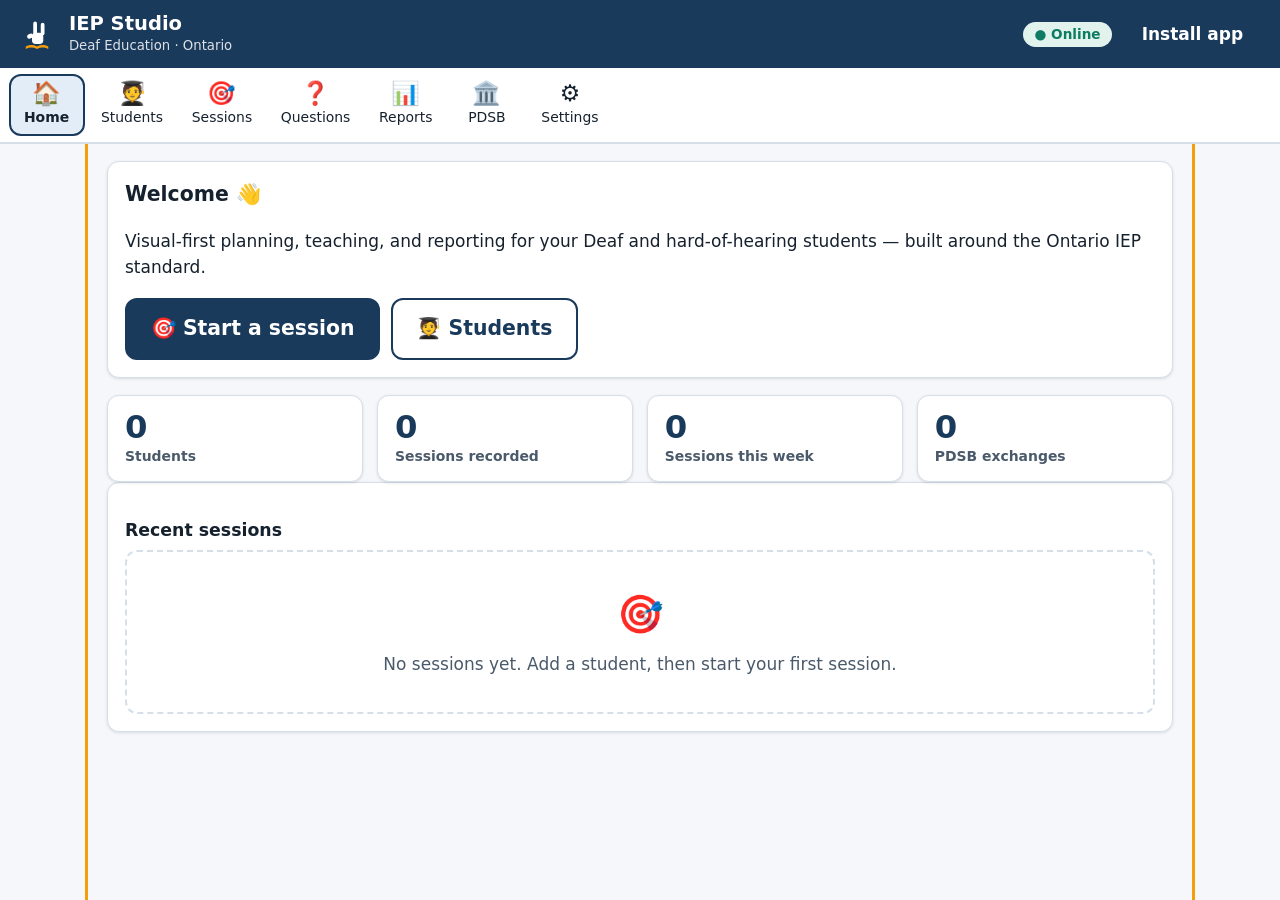
<file: index.html>
<!DOCTYPE html>
<html lang="en">
<head>
<meta charset="utf-8">
<meta name="viewport" content="width=device-width, initial-scale=1, viewport-fit=cover">
<title>IEP Studio — Deaf Education (Ontario)</title>
<meta name="description" content="Visual-first PWA for teachers of Deaf and hard-of-hearing students: Ontario IEPs, adaptive interactive sessions, standardized reporting, and PDSB referral exchange.">
<meta name="theme-color" content="#1a3a5c">
<link rel="manifest" href="manifest.webmanifest">
<link rel="icon" href="icons/icon.svg" type="image/svg+xml">
<link rel="apple-touch-icon" href="icons/icon.svg">
<link rel="stylesheet" href="styles.css">
</head>
<body>
<a class="skip-link" href="#main">Skip to content</a>

<header class="app-header" role="banner">
  <div class="brand">
    <svg class="brand-icon" viewBox="0 0 64 64" aria-hidden="true"><use href="icons/icon.svg#hand"></use></svg>
    <div>
      <h1>IEP Studio</h1>
      <p class="brand-sub">Deaf Education · Ontario</p>
    </div>
  </div>
  <div class="header-status">
    <span id="net-status" class="pill pill-ok" role="status">● Online</span>
    <button id="install-btn" class="btn btn-ghost" hidden>Install app</button>
  </div>
</header>

<nav class="app-nav" role="navigation" aria-label="Main">
  <button class="nav-btn" data-view="dashboard" aria-current="page">
    <span class="nav-icon" aria-hidden="true">🏠</span><span>Home</span>
  </button>
  <button class="nav-btn" data-view="students">
    <span class="nav-icon" aria-hidden="true">🧑‍🎓</span><span>Students</span>
  </button>
  <button class="nav-btn" data-view="sessions">
    <span class="nav-icon" aria-hidden="true">🎯</span><span>Sessions</span>
  </button>
  <button class="nav-btn" data-view="questions">
    <span class="nav-icon" aria-hidden="true">❓</span><span>Questions</span>
  </button>
  <button class="nav-btn" data-view="reports">
    <span class="nav-icon" aria-hidden="true">📊</span><span>Reports</span>
  </button>
  <button class="nav-btn" data-view="pdsb">
    <span class="nav-icon" aria-hidden="true">🏛️</span><span>PDSB</span>
  </button>
  <button class="nav-btn" data-view="settings">
    <span class="nav-icon" aria-hidden="true">⚙️</span><span>Settings</span>
  </button>
</nav>

<main id="main" class="app-main" role="main" tabindex="-1">
  <!-- Views are rendered here by app.js -->
</main>

<!-- Visual (non-audio) notification banner: flashes to attract attention -->
<div id="visual-alert" class="visual-alert" role="alert" aria-live="assertive" hidden></div>

<!-- Modal shell -->
<div id="modal-root" class="modal-root" hidden>
  <div class="modal-backdrop" data-close-modal></div>
  <div class="modal-card" role="dialog" aria-modal="true" aria-labelledby="modal-title">
    <div class="modal-head">
      <h2 id="modal-title"></h2>
      <button class="btn btn-ghost modal-close" data-close-modal aria-label="Close dialog">✕</button>
    </div>
    <div id="modal-body" class="modal-body"></div>
  </div>
</div>

<script src="app.js"></script>
</body>
</html>
</file>
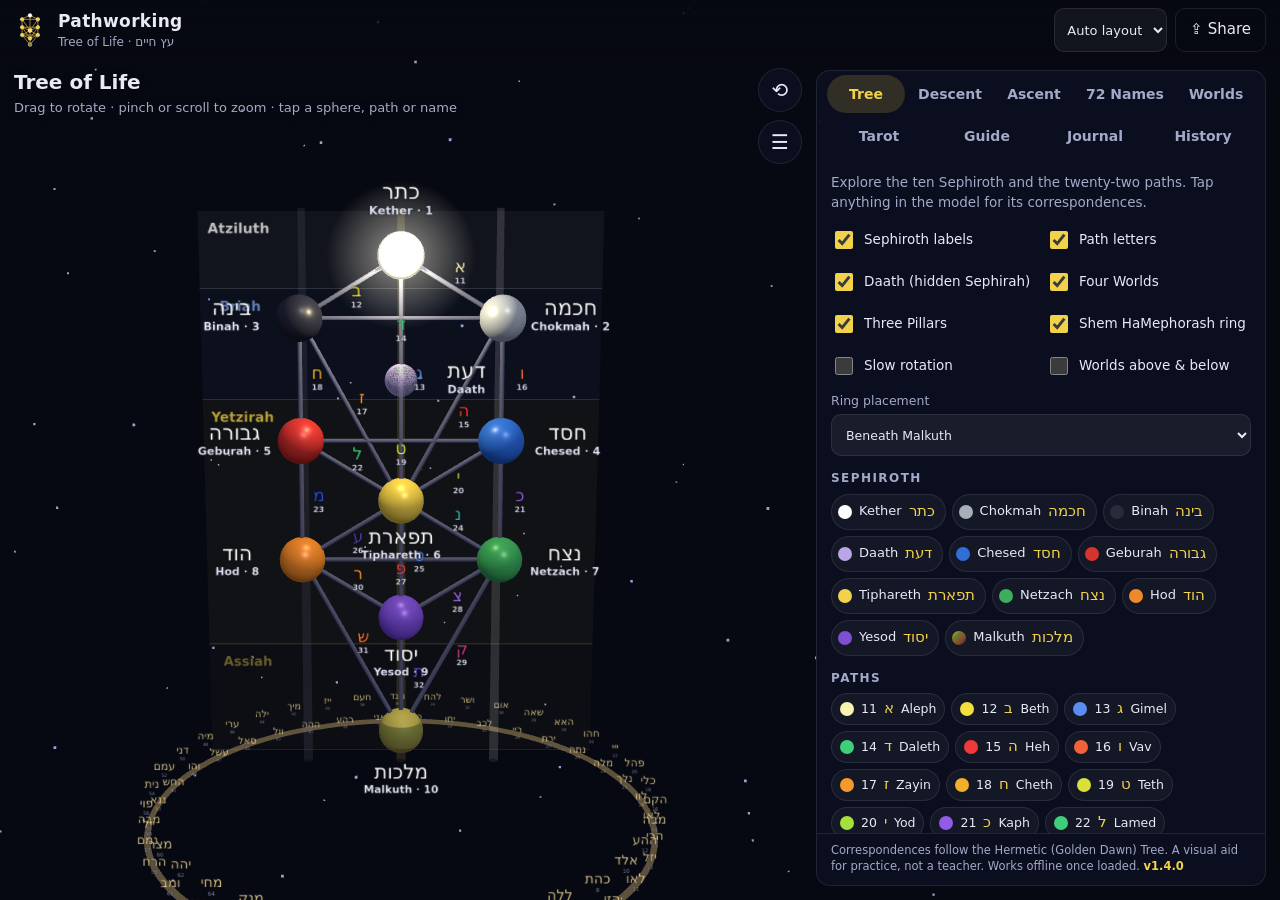
<file: pathworking/index.html>
<!DOCTYPE html>
<html lang="en">
<head>
<meta charset="utf-8">
<meta name="viewport" content="width=device-width, initial-scale=1, viewport-fit=cover">
<title>Pathworking — Tree of Life</title>
<meta name="description" content="A 3D Tree of Life for Kabbalistic pathworking: the Lightning Flash descent that opens the channels, the Serpent of Wisdom ascending the 22 paths, the 72 Names of the Shem HaMephorash, a guided pathworking with protection and preparation, and a private journal.">
<meta name="theme-color" content="#070912">
<meta name="color-scheme" content="dark">
<meta name="apple-mobile-web-app-capable" content="yes">
<meta name="apple-mobile-web-app-status-bar-style" content="black-translucent">
<meta name="apple-mobile-web-app-title" content="Pathworking">
<link rel="manifest" href="manifest.webmanifest">
<link rel="icon" href="icons/icon.svg" type="image/svg+xml">
<link rel="apple-touch-icon" href="icons/apple-touch-icon.png">
<link rel="stylesheet" href="styles.css">
</head>
<body>
<a class="skip-link" href="#panel">Skip to controls</a>

<header class="topbar">
  <div class="brand">
    <svg class="brand-icon" viewBox="0 0 64 64" aria-hidden="true"><use href="icons/icon.svg#tree"></use></svg>
    <div>
      <h1>Pathworking</h1>
      <p class="brand-sub">Tree of Life · עץ חיים</p>
    </div>
  </div>
  <div class="topbar-actions">
    <select id="layout-pick" class="layout-pick" aria-label="Layout" title="Choose the phone or desktop layout">
      <option value="auto">Auto layout</option>
      <option value="phone">Phone</option>
      <option value="desktop">Desktop</option>
    </select>
    <button id="share-btn" class="btn btn-ghost" type="button" title="Share this app">
      <span aria-hidden="true">⇪</span><span class="share-label"> Share</span>
    </button>
    <button id="install-btn" class="btn btn-gold" type="button" hidden>Install</button>
  </div>
</header>

<main class="stage">
  <div id="scene" class="scene" aria-live="off"></div>

  <div class="hud" aria-live="polite">
    <div id="hud-title" class="hud-title">Tree of Life</div>
    <div id="hud-sub" class="hud-sub">Drag to rotate · pinch or scroll to zoom · tap a sphere, path or name</div>
  </div>

  <div class="scene-tools">
    <button id="reset-view" class="icon-btn" type="button" title="Reset view" aria-label="Reset view">⟲</button>
    <button id="toggle-panel" class="icon-btn" type="button" title="Show or hide controls" aria-label="Show or hide controls" aria-expanded="true">☰</button>
  </div>

  <div id="toast" class="toast" role="status" aria-live="polite" hidden></div>

  <aside id="panel" class="panel" aria-label="Controls">
    <div class="panel-grip" role="button" tabindex="0" aria-label="Resize the panel: tap to cycle half, tall and hidden"></div>
    <div class="panel-grip-hint" id="grip-hint" aria-hidden="true">tap to expand</div>
    <div class="tabs-wrap">
    <nav class="tabs" role="tablist" aria-label="Modes">
      <button class="tab" role="tab" data-tab="tree" aria-selected="true">Tree</button>
      <button class="tab" role="tab" data-tab="descent" aria-selected="false">Descent</button>
      <button class="tab" role="tab" data-tab="ascent" aria-selected="false">Ascent</button>
      <button class="tab" role="tab" data-tab="names" aria-selected="false">72 Names</button>
      <button class="tab" role="tab" data-tab="worlds" aria-selected="false">Worlds</button>
      <button class="tab" role="tab" data-tab="tarot" aria-selected="false">Tarot</button>
      <button class="tab" role="tab" data-tab="guide" aria-selected="false">Guide</button>
      <button class="tab" role="tab" data-tab="journal" aria-selected="false">Journal</button>
      <button class="tab" role="tab" data-tab="history" aria-selected="false">History</button>
    </nav>
    </div>

    <div class="panel-body">
      <!-- TREE -->
      <section class="tabpanel" data-tab="tree" role="tabpanel">
        <p class="lead">Explore the ten Sephiroth and the twenty-two paths. Tap anything in the model for its correspondences.</p>
        <div class="toggles">
          <label class="toggle"><input type="checkbox" data-opt="labels" checked> Sephiroth labels</label>
          <label class="toggle"><input type="checkbox" data-opt="pathLabels" checked> Path letters</label>
          <label class="toggle"><input type="checkbox" data-opt="daath" checked> Daath (hidden Sephirah)</label>
          <label class="toggle"><input type="checkbox" data-opt="worlds" checked> Four Worlds</label>
          <label class="toggle"><input type="checkbox" data-opt="pillars" checked> Three Pillars</label>
          <label class="toggle"><input type="checkbox" data-opt="ring" checked> Shem HaMephorash ring</label>
          <label class="toggle"><input type="checkbox" data-opt="autoRotate"> Slow rotation</label>
          <label class="toggle"><input type="checkbox" data-opt="ladder"> Worlds above &amp; below</label>
        </div>
        <label class="field">Ring placement
          <select id="ring-place">
            <option value="base">Beneath Malkuth</option>
            <option value="encircle">Encircling the Tree</option>
            <option value="crown">Above Kether</option>
          </select>
        </label>
        <h2 class="h">Sephiroth</h2>
        <div id="seph-list" class="chip-grid"></div>
        <h2 class="h">Paths</h2>
        <div id="path-list" class="chip-grid chip-grid-dense"></div>
        <div id="detail" class="card" hidden></div>
      </section>

      <!-- DESCENT -->
      <section class="tabpanel" data-tab="descent" role="tabpanel" hidden>
        <p class="lead">The Light descends from the Source and opens each channel in turn. Follow it with your breath, resting at each Sephirah.</p>
        <label class="field">Sequence
          <select id="descent-preset">
            <option value="flash">Lightning Flash — Kether to Malkuth through all ten</option>
            <option value="middle">Middle Pillar — down the Pillar of Equilibrium</option>
          </select>
        </label>
        <div class="transport">
          <button class="btn" data-act="d-restart" type="button" title="Restart">⏮</button>
          <button class="btn" data-act="d-prev" type="button" title="Previous Sephirah">◀</button>
          <button class="btn btn-gold btn-wide" data-act="d-play" type="button">▶ Begin</button>
          <button class="btn" data-act="d-next" type="button" title="Next Sephirah">▶|</button>
        </div>
        <div class="row2">
          <label class="field">Travel (s)<input id="d-travel" type="number" min="0.5" max="30" step="0.5" value="3"></label>
          <label class="field">Rest at each (s)<input id="d-hold" type="number" min="0" max="300" step="1" value="8"></label>
        </div>
        <div class="progress"><div id="d-bar" class="bar"></div></div>
        <ol id="d-steps" class="steps"></ol>
        <div id="d-detail" class="card"></div>
      </section>

      <!-- ASCENT -->
      <section class="tabpanel" data-tab="ascent" role="tabpanel" hidden>
        <p class="lead">The Serpent of Wisdom (Nechushtan) climbs from Malkuth to Kether, touching each of the twenty-two paths in order from the 32nd to the 11th.</p>
        <div class="row2">
          <label class="field">Form
            <select id="serpent-kind">
              <option value="serpent">Serpent — green &amp; gold</option>
              <option value="dragon">Dragon — crimson &amp; gold</option>
            </select>
          </label>
          <label class="field">Seconds per path<input id="s-travel" type="number" min="1" max="120" step="1" value="6"></label>
        </div>
        <div class="transport">
          <button class="btn" data-act="s-restart" type="button" title="Restart">⏮</button>
          <button class="btn" data-act="s-prev" type="button" title="Previous path">◀</button>
          <button class="btn btn-gold btn-wide" data-act="s-play" type="button">▶ Begin ascent</button>
          <button class="btn" data-act="s-next" type="button" title="Next path">▶|</button>
        </div>
        <div class="progress"><div id="s-bar" class="bar bar-green"></div></div>
        <div id="s-detail" class="card"></div>
        <ol id="s-steps" class="steps steps-compact"></ol>
      </section>

      <!-- NAMES -->
      <section class="tabpanel" data-tab="names" role="tabpanel" hidden>
        <p class="lead">The Shem HaMephorash — the 72 Names — is drawn from Exodus 14:19–21. Each verse holds exactly 72 letters; the <em>n</em>th Name joins letter <em>n</em> of verse 19, letter <em>n</em> of verse 20 read backwards, and letter <em>n</em> of verse 21.</p>
        <div class="row2">
          <label class="field">Find a Name<input id="shem-search" type="search" placeholder="number, letters or angel"></label>
          <label class="toggle toggle-inline"><input id="shem-derive" type="checkbox"> Show derivation</label>
        </div>
        <div id="shem-detail" class="card" hidden></div>
        <div id="shem-derivation" class="derivation" hidden></div>
        <div id="shem-grid" class="shem-grid"></div>
      </section>

      <!-- WORLDS -->
      <section class="tabpanel" data-tab="worlds" role="tabpanel" hidden>
        <p class="lead">The Tree you see is the Tree of one World. Four Worlds rise above it in ever subtler substance, and four Shells hang inverted below it. Tap a World on the model or in the list for its attributes.</p>
        <label class="toggle"><input type="checkbox" id="ladder-toggle"> Show the Worlds above and the Shells below on the model (Jacob's Ladder)</label>
        <h2 class="h">The Four Worlds above</h2>
        <div id="worlds-list" class="world-list"></div>
        <h2 class="h">The Four Shells below</h2>
        <div id="shells-list" class="world-list"></div>
        <div id="world-detail" class="card" hidden></div>
        <details class="prep-sec" data-sec="ladder">
          <summary><span class="prep-num">§</span> Jacob's Ladder <span class="prep-sub">how the Worlds join</span></summary>
          <div class="prep-body" id="ladder-note"></div>
        </details>
        <details class="prep-sec prep-danger" data-sec="qliphoth">
          <summary><span class="prep-num">!</span> The ten Qliphoth <span class="prep-sub">the shadow of each Sephirah</span></summary>
          <div class="prep-body" id="qliphoth-note"></div>
        </details>
      </section>

      <!-- TAROT -->
      <section class="tabpanel" data-tab="tarot" role="tabpanel" hidden>
        <p class="lead">The seventy-eight cards laid on the Tree: the twenty-two trumps on the paths, the forty pips on the Sephiroth in the four Worlds, the sixteen court cards on the letters of the Name. Tap a card; the model lights where it lives.</p>
        <div class="row2">
          <label class="field">Show
            <select id="tarot-filter">
              <option value="major">Major Arcana · the 22 trumps</option>
              <option value="wands">Wands · Fire · Atziluth</option>
              <option value="cups">Cups · Water · Briah</option>
              <option value="swords">Swords · Air · Yetzirah</option>
              <option value="pentacles">Pentacles · Earth · Assiah</option>
            </select>
          </label>
          <label class="field">Find a card<input id="tarot-search" type="search" placeholder="name, path, title"></label>
        </div>
        <div id="tarot-detail" class="card" hidden></div>
        <div id="tarot-grid" class="tarot-grid"></div>
        <details class="prep-sec" data-sec="tarot-uses">
          <summary><span class="prep-num">1</span> How the Tarot is used <span class="prep-sub">pathworking, meditation, divination</span></summary>
          <div class="prep-body" id="tarot-uses"></div>
        </details>
        <details class="prep-sec" data-sec="tarot-secret">
          <summary><span class="prep-num">2</span> The hidden teaching <span class="prep-sub">what the cards keep, and who kept them</span></summary>
          <div class="prep-body" id="tarot-secret"></div>
        </details>
        <details class="prep-sec" data-sec="tarot-sources">
          <summary><span class="prep-num">§</span> Sources</summary>
          <div class="prep-body" id="tarot-sources"></div>
        </details>
      </section>

      <!-- GUIDE -->
      <section class="tabpanel" data-tab="guide" role="tabpanel" hidden>
        <p class="lead">A step-by-step pathworking for any of the twenty-two paths, with the model lighting the way. Suggested timings are only a rhythm; linger where you need to. <strong>Read the preparation sections below before your first journey.</strong></p>

        <div id="prep" class="prep">
          <details class="prep-sec" data-sec="order">
            <summary><span class="prep-num">1</span> Order of operations <span class="prep-sub">how to approach the Tree</span></summary>
            <div class="prep-body" id="prep-order"></div>
          </details>
          <details class="prep-sec prep-danger" data-sec="dangers">
            <summary><span class="prep-num">2</span> Dangers <span class="prep-sub">read before proceeding</span></summary>
            <div class="prep-body" id="prep-dangers"></div>
          </details>
          <details class="prep-sec" data-sec="entering">
            <summary><span class="prep-num">3</span> Entering the Tree <span class="prep-sub">three visualizations</span></summary>
            <div class="prep-body" id="prep-entering"></div>
          </details>
          <details class="prep-sec" data-sec="protection">
            <summary><span class="prep-num">4</span> Protection <span class="prep-sub">the symbols between Sephiroth</span></summary>
            <div class="prep-body" id="prep-protection"></div>
          </details>
          <details class="prep-sec" data-sec="integration">
            <summary><span class="prep-num">5</span> Integration <span class="prep-sub">before the next path</span></summary>
            <div class="prep-body" id="prep-integration"></div>
          </details>
          <details class="prep-sec" data-sec="sources">
            <summary><span class="prep-num">§</span> Sources <span class="prep-sub">where this comes from</span></summary>
            <div class="prep-body" id="prep-sources"></div>
          </details>
        </div>

        <h2 class="h">Guided pathworking</h2>
        <label class="field">Path
          <select id="guide-path"></select>
        </label>
        <div id="guide-readiness" class="readiness"></div>
        <div class="row2">
          <label class="toggle toggle-inline"><input id="guide-auto" type="checkbox"> Auto-advance</label>
          <label class="toggle toggle-inline"><input id="guide-breath" type="checkbox"> Breath pacer</label>
        </div>
        <details class="prep-sec" data-sec="voice">
          <summary><span class="prep-num">🔊</span> Voice <span class="prep-sub">hear the Names; read steps aloud</span></summary>
          <div class="prep-body" id="voice-box">
            <label class="toggle"><input id="guide-read" type="checkbox"> Read each step aloud as it begins (eyes closed)</label>
            <label class="toggle"><input id="voice-vibrate" type="checkbox"> Vibrate slowly: draw out each syllable of a Name</label>
            <label class="field">Voice<select id="voice-sel"></select></label>
            <label class="field">Speed <input id="voice-rate" type="range" min="0.5" max="1.3" step="0.05" value="0.9"></label>
            <button class="btn btn-sm" type="button" id="voice-test">🔊 Test the voice</button>
            <p class="note">Tap any 🔊 in the app, or a gold Name in a step, to hear it. Tap “Read” on a step to hear the whole step; tap again to stop. Pronunciations follow the usual Western (Golden Dawn) teaching: <em>kh</em> as in <em>loch</em>, <em>tz</em> as in <em>its</em>, stress on the last syllable.</p>
          </div>
        </details>
        <div id="breath" class="breath" hidden>
          <div class="breath-circle"></div>
          <div class="breath-label" id="breath-label">Inhale</div>
        </div>
        <div class="transport">
          <button class="btn" data-act="g-prev" type="button">◀ Back</button>
          <button class="btn btn-gold btn-wide" data-act="g-play" type="button">▶ Start</button>
          <button class="btn" data-act="g-next" type="button">Next ▶</button>
        </div>
        <div class="progress"><div id="g-bar" class="bar bar-violet"></div></div>
        <div id="g-step" class="card guide-step"></div>
        <ol id="g-steps" class="steps steps-compact"></ol>
        <label class="field">Quick notes for this path (kept on this device only)
          <textarea id="g-notes" rows="3" placeholder="What did you see, meet, hear? Write it down before it fades."></textarea>
        </label>
        <button class="btn btn-wide" id="g-log" type="button">✎ Log this session in the Journal</button>
      </section>

      <!-- JOURNAL -->
      <section class="tabpanel" data-tab="journal" role="tabpanel" hidden>
        <p class="lead">A record of every working and of what followed it in ordinary life. Everything stays on this device. Export regularly.</p>
        <div id="j-summary" class="j-summary"></div>
        <div class="transport">
          <button class="btn btn-gold btn-wide" id="j-new" type="button">+ New entry</button>
          <button class="btn" id="j-export" type="button" title="Export journal as JSON">⇩ JSON</button>
          <button class="btn" id="j-export-md" type="button" title="Export journal as Markdown">⇩ MD</button>
          <label class="btn" title="Import a JSON export">⇧<input id="j-import" type="file" accept="application/json" class="sr-only"></label>
        </div>
        <div class="row2">
          <label class="field">Filter by path
            <select id="j-filter"><option value="">All paths</option></select>
          </label>
          <label class="field">Sort
            <select id="j-sort"><option value="newest">Newest first</option><option value="oldest">Oldest first</option><option value="path">By path</option></select>
          </label>
        </div>
        <div id="j-editor" class="card j-editor" hidden></div>
        <div id="j-list" class="j-list"></div>
      </section>

      <!-- HISTORY -->
      <section class="tabpanel" data-tab="history" role="tabpanel" hidden>
        <p class="lead">What changed in each release of this app: features added, things adjusted, and what was fixed. Newest first.</p>
        <div class="row2">
          <label class="field">Show
            <select id="hist-filter">
              <option value="">Everything</option>
              <option value="feature">Features</option>
              <option value="adjusted">Adjusted</option>
              <option value="fixed">Fixed</option>
              <option value="content">Content</option>
            </select>
          </label>
          <div class="field">Current version<div id="hist-version" class="hist-version"></div></div>
        </div>
        <div id="hist-list" class="hist-list"></div>
      </section>
    </div>

    <footer class="panel-foot">
      <p>Correspondences follow the Hermetic (Golden Dawn) Tree. A visual aid for practice, not a teacher. Works offline once loaded. <span id="app-version" class="ver"></span></p>
    </footer>
  </aside>
</main>

<script type="module" src="app.js"></script>
</body>
</html>
</file>
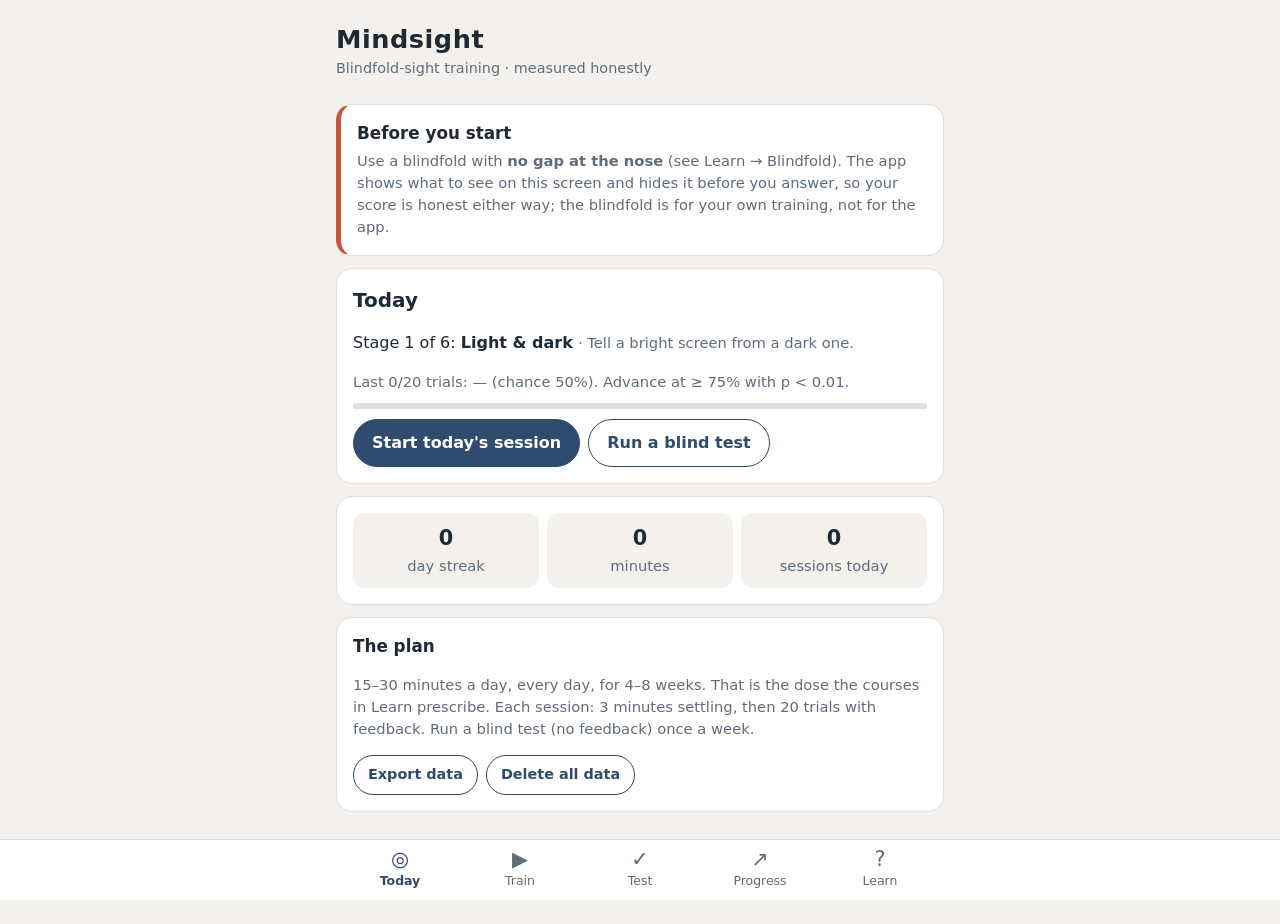
<file: apps/mindsight/index.html>
<!DOCTYPE html>
<html lang="en">
<head>
<meta charset="utf-8">
<meta name="viewport" content="width=device-width, initial-scale=1, viewport-fit=cover">
<title>Mindsight</title>
<meta name="description" content="Blindfold-sight training platform: staged practice (light, colour, shape, symbol, word) with honest, device-blinded testing and statistics.">
<meta name="theme-color" content="#2f4b6e">
<link rel="manifest" href="manifest.webmanifest">
<link rel="icon" href="icons/icon.svg" type="image/svg+xml">
<link rel="apple-touch-icon" href="icons/icon-192.png">
<link rel="stylesheet" href="styles.css">
</head>
<body>
<a class="skip-link" href="#main">Skip to content</a>
<header class="app-header">
  <h1>Mindsight</h1>
  <p id="tagline">Blindfold-sight training · measured honestly</p>
</header>
<main id="main" tabindex="-1"></main>
<nav class="app-nav" aria-label="Main">
  <button data-view="home" aria-current="page"><span aria-hidden="true">◎</span>Today</button>
  <button data-view="train"><span aria-hidden="true">▶</span>Train</button>
  <button data-view="test"><span aria-hidden="true">✓</span>Test</button>
  <button data-view="progress"><span aria-hidden="true">↗</span>Progress</button>
  <button data-view="learn"><span aria-hidden="true">?</span>Learn</button>
</nav>
<div id="stage" hidden></div>
<div id="toast" role="status" aria-live="polite"></div>
<script src="app.js"></script>
</body>
</html>
</file>
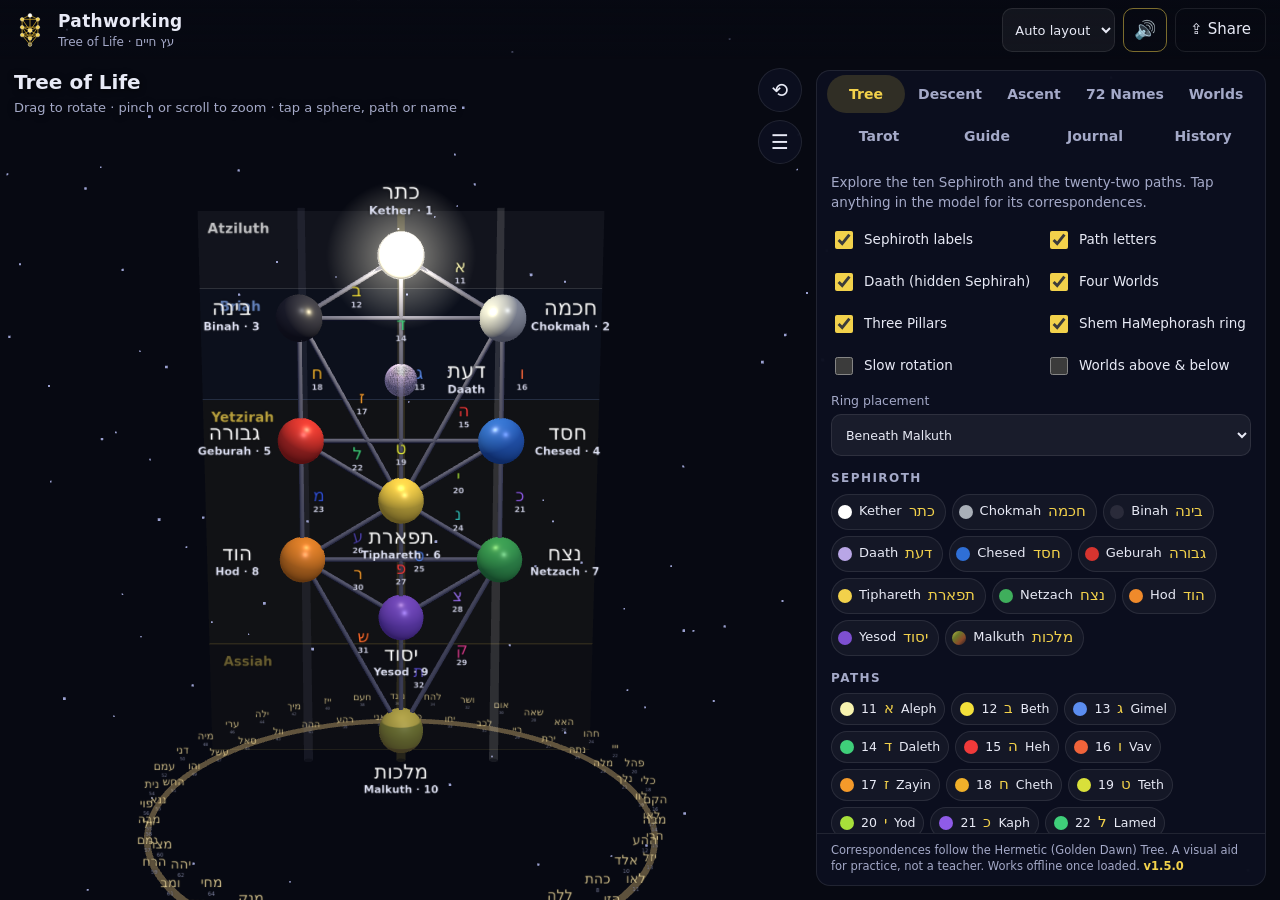
<file: apps/pathworking/index.html>
<!DOCTYPE html>
<html lang="en">
<head>
<meta charset="utf-8">
<meta name="viewport" content="width=device-width, initial-scale=1, viewport-fit=cover">
<title>Pathworking — Tree of Life</title>
<meta name="description" content="A 3D Tree of Life for Kabbalistic pathworking: the Lightning Flash descent that opens the channels, the Serpent of Wisdom ascending the 22 paths, the 72 Names of the Shem HaMephorash, a guided pathworking with protection and preparation, and a private journal.">
<meta name="theme-color" content="#070912">
<meta name="color-scheme" content="dark">
<meta name="apple-mobile-web-app-capable" content="yes">
<meta name="apple-mobile-web-app-status-bar-style" content="black-translucent">
<meta name="apple-mobile-web-app-title" content="Pathworking">
<link rel="manifest" href="manifest.webmanifest">
<link rel="icon" href="icons/icon.svg" type="image/svg+xml">
<link rel="apple-touch-icon" href="icons/apple-touch-icon.png">
<link rel="stylesheet" href="styles.css">
</head>
<body>
<a class="skip-link" href="#panel">Skip to controls</a>

<header class="topbar">
  <div class="brand">
    <svg class="brand-icon" viewBox="0 0 64 64" aria-hidden="true"><use href="icons/icon.svg#tree"></use></svg>
    <div>
      <h1>Pathworking</h1>
      <p class="brand-sub">Tree of Life · עץ חיים</p>
    </div>
  </div>
  <div class="topbar-actions">
    <select id="layout-pick" class="layout-pick" aria-label="Layout" title="Choose the phone or desktop layout">
      <option value="auto">Auto layout</option>
      <option value="phone">Phone</option>
      <option value="desktop">Desktop</option>
    </select>
    <button id="speak-tap" class="btn btn-ghost speak-tap" type="button" aria-pressed="true" title="Speak on tap">🔊</button>
    <button id="share-btn" class="btn btn-ghost" type="button" title="Share this app">
      <span aria-hidden="true">⇪</span><span class="share-label"> Share</span>
    </button>
    <button id="install-btn" class="btn btn-gold" type="button" hidden>Install</button>
  </div>
</header>

<main class="stage">
  <div id="scene" class="scene" aria-live="off"></div>

  <div class="hud" aria-live="polite">
    <div id="hud-title" class="hud-title">Tree of Life</div>
    <div id="hud-sub" class="hud-sub">Drag to rotate · pinch or scroll to zoom · tap a sphere, path or name</div>
  </div>

  <div class="scene-tools">
    <button id="reset-view" class="icon-btn" type="button" title="Reset view" aria-label="Reset view">⟲</button>
    <button id="toggle-panel" class="icon-btn" type="button" title="Show or hide controls" aria-label="Show or hide controls" aria-expanded="true">☰</button>
  </div>

  <div id="toast" class="toast" role="status" aria-live="polite" hidden></div>

  <aside id="panel" class="panel" aria-label="Controls">
    <div class="panel-grip" role="button" tabindex="0" aria-label="Resize the panel: tap to cycle half, tall and hidden"></div>
    <div class="panel-grip-hint" id="grip-hint" aria-hidden="true">tap to expand</div>
    <div class="tabs-wrap">
    <nav class="tabs" role="tablist" aria-label="Modes">
      <button class="tab" role="tab" data-tab="tree" aria-selected="true">Tree</button>
      <button class="tab" role="tab" data-tab="descent" aria-selected="false">Descent</button>
      <button class="tab" role="tab" data-tab="ascent" aria-selected="false">Ascent</button>
      <button class="tab" role="tab" data-tab="names" aria-selected="false">72 Names</button>
      <button class="tab" role="tab" data-tab="worlds" aria-selected="false">Worlds</button>
      <button class="tab" role="tab" data-tab="tarot" aria-selected="false">Tarot</button>
      <button class="tab" role="tab" data-tab="guide" aria-selected="false">Guide</button>
      <button class="tab" role="tab" data-tab="journal" aria-selected="false">Journal</button>
      <button class="tab" role="tab" data-tab="history" aria-selected="false">History</button>
    </nav>
    </div>

    <div class="panel-body">
      <!-- TREE -->
      <section class="tabpanel" data-tab="tree" role="tabpanel">
        <p class="lead">Explore the ten Sephiroth and the twenty-two paths. Tap anything in the model for its correspondences.</p>
        <div class="toggles">
          <label class="toggle"><input type="checkbox" data-opt="labels" checked> Sephiroth labels</label>
          <label class="toggle"><input type="checkbox" data-opt="pathLabels" checked> Path letters</label>
          <label class="toggle"><input type="checkbox" data-opt="daath" checked> Daath (hidden Sephirah)</label>
          <label class="toggle"><input type="checkbox" data-opt="worlds" checked> Four Worlds</label>
          <label class="toggle"><input type="checkbox" data-opt="pillars" checked> Three Pillars</label>
          <label class="toggle"><input type="checkbox" data-opt="ring" checked> Shem HaMephorash ring</label>
          <label class="toggle"><input type="checkbox" data-opt="autoRotate"> Slow rotation</label>
          <label class="toggle"><input type="checkbox" data-opt="ladder"> Worlds above &amp; below</label>
        </div>
        <label class="field">Ring placement
          <select id="ring-place">
            <option value="base">Beneath Malkuth</option>
            <option value="encircle">Encircling the Tree</option>
            <option value="crown">Above Kether</option>
          </select>
        </label>
        <h2 class="h">Sephiroth</h2>
        <div id="seph-list" class="chip-grid"></div>
        <h2 class="h">Paths</h2>
        <div id="path-list" class="chip-grid chip-grid-dense"></div>
        <div id="detail" class="card" hidden></div>
      </section>

      <!-- DESCENT -->
      <section class="tabpanel" data-tab="descent" role="tabpanel" hidden>
        <p class="lead">The Light descends from the Source and opens each channel in turn. Follow it with your breath, resting at each Sephirah. For the Middle Pillar as a voice-guided exercise with the toned Names, see the Guide tab.</p>
        <label class="field">Sequence
          <select id="descent-preset">
            <option value="flash">Lightning Flash — Kether to Malkuth through all ten</option>
            <option value="middle">Middle Pillar — down the Pillar of Equilibrium</option>
          </select>
        </label>
        <div class="transport">
          <button class="btn" data-act="d-restart" type="button" title="Restart">⏮</button>
          <button class="btn" data-act="d-prev" type="button" title="Previous Sephirah">◀</button>
          <button class="btn btn-gold btn-wide" data-act="d-play" type="button">▶ Begin</button>
          <button class="btn" data-act="d-next" type="button" title="Next Sephirah">▶|</button>
        </div>
        <div class="row2">
          <label class="field">Travel (s)<input id="d-travel" type="number" min="0.5" max="30" step="0.5" value="3"></label>
          <label class="field">Rest at each (s)<input id="d-hold" type="number" min="0" max="300" step="1" value="8"></label>
        </div>
        <div class="progress"><div id="d-bar" class="bar"></div></div>
        <ol id="d-steps" class="steps"></ol>
        <div id="d-detail" class="card"></div>
      </section>

      <!-- ASCENT -->
      <section class="tabpanel" data-tab="ascent" role="tabpanel" hidden>
        <p class="lead">The Serpent of Wisdom (Nechushtan) climbs from Malkuth to Kether, touching each of the twenty-two paths in order from the 32nd to the 11th.</p>
        <div class="row2">
          <label class="field">Form
            <select id="serpent-kind">
              <option value="serpent">Serpent — green &amp; gold</option>
              <option value="dragon">Dragon — crimson &amp; gold</option>
            </select>
          </label>
          <label class="field">Seconds per path<input id="s-travel" type="number" min="1" max="120" step="1" value="6"></label>
        </div>
        <div class="transport">
          <button class="btn" data-act="s-restart" type="button" title="Restart">⏮</button>
          <button class="btn" data-act="s-prev" type="button" title="Previous path">◀</button>
          <button class="btn btn-gold btn-wide" data-act="s-play" type="button">▶ Begin ascent</button>
          <button class="btn" data-act="s-next" type="button" title="Next path">▶|</button>
        </div>
        <div class="progress"><div id="s-bar" class="bar bar-green"></div></div>
        <div id="s-detail" class="card"></div>
        <ol id="s-steps" class="steps steps-compact"></ol>
      </section>

      <!-- NAMES -->
      <section class="tabpanel" data-tab="names" role="tabpanel" hidden>
        <p class="lead">The Shem HaMephorash — the 72 Names — is drawn from Exodus 14:19–21. Each verse holds exactly 72 letters; the <em>n</em>th Name joins letter <em>n</em> of verse 19, letter <em>n</em> of verse 20 read backwards, and letter <em>n</em> of verse 21.</p>
        <div class="row2">
          <label class="field">Find a Name<input id="shem-search" type="search" placeholder="number, letters or angel"></label>
          <label class="toggle toggle-inline"><input id="shem-derive" type="checkbox"> Show derivation</label>
        </div>
        <div id="shem-detail" class="card" hidden></div>
        <div id="shem-derivation" class="derivation" hidden></div>
        <div id="shem-grid" class="shem-grid"></div>
      </section>

      <!-- WORLDS -->
      <section class="tabpanel" data-tab="worlds" role="tabpanel" hidden>
        <p class="lead">The Tree you see is the Tree of one World. Four Worlds rise above it in ever subtler substance, and four Shells hang inverted below it. Tap a World on the model or in the list for its attributes.</p>
        <label class="toggle"><input type="checkbox" id="ladder-toggle"> Show the Worlds above and the Shells below on the model (Jacob's Ladder)</label>
        <h2 class="h">The Four Worlds above</h2>
        <div id="worlds-list" class="world-list"></div>
        <h2 class="h">The Four Shells below</h2>
        <div id="shells-list" class="world-list"></div>
        <div id="world-detail" class="card" hidden></div>
        <details class="prep-sec" data-sec="ladder">
          <summary><span class="prep-num">§</span> Jacob's Ladder <span class="prep-sub">how the Worlds join</span></summary>
          <div class="prep-body" id="ladder-note"></div>
        </details>
        <details class="prep-sec prep-danger" data-sec="qliphoth">
          <summary><span class="prep-num">!</span> The ten Qliphoth <span class="prep-sub">the shadow of each Sephirah</span></summary>
          <div class="prep-body" id="qliphoth-note"></div>
        </details>
      </section>

      <!-- TAROT -->
      <section class="tabpanel" data-tab="tarot" role="tabpanel" hidden>
        <p class="lead">The seventy-eight cards laid on the Tree: the twenty-two trumps on the paths, the forty pips on the Sephiroth in the four Worlds, the sixteen court cards on the letters of the Name. Tap a card; the model lights where it lives.</p>
        <div class="row2">
          <label class="field">Show
            <select id="tarot-filter">
              <option value="major">Major Arcana · the 22 trumps</option>
              <option value="wands">Wands · Fire · Atziluth</option>
              <option value="cups">Cups · Water · Briah</option>
              <option value="swords">Swords · Air · Yetzirah</option>
              <option value="pentacles">Pentacles · Earth · Assiah</option>
            </select>
          </label>
          <label class="field">Find a card<input id="tarot-search" type="search" placeholder="name, path, title"></label>
        </div>
        <div id="tarot-detail" class="card" hidden></div>
        <div id="tarot-grid" class="tarot-grid"></div>
        <details class="prep-sec" data-sec="tarot-uses">
          <summary><span class="prep-num">1</span> How the Tarot is used <span class="prep-sub">pathworking, meditation, divination</span></summary>
          <div class="prep-body" id="tarot-uses"></div>
        </details>
        <details class="prep-sec" data-sec="tarot-secret">
          <summary><span class="prep-num">2</span> The hidden teaching <span class="prep-sub">what the cards keep, and who kept them</span></summary>
          <div class="prep-body" id="tarot-secret"></div>
        </details>
        <details class="prep-sec" data-sec="tarot-sources">
          <summary><span class="prep-num">§</span> Sources</summary>
          <div class="prep-body" id="tarot-sources"></div>
        </details>
      </section>

      <!-- GUIDE -->
      <section class="tabpanel" data-tab="guide" role="tabpanel" hidden>
        <p class="lead">A step-by-step pathworking for any of the twenty-two paths, with the model lighting the way. Suggested timings are only a rhythm; linger where you need to. <strong>Read the preparation sections below before your first journey.</strong></p>

        <div id="prep" class="prep">
          <details class="prep-sec" data-sec="order">
            <summary><span class="prep-num">1</span> Order of operations <span class="prep-sub">how to approach the Tree</span></summary>
            <div class="prep-body" id="prep-order"></div>
          </details>
          <details class="prep-sec prep-danger" data-sec="dangers">
            <summary><span class="prep-num">2</span> Dangers <span class="prep-sub">read before proceeding</span></summary>
            <div class="prep-body" id="prep-dangers"></div>
          </details>
          <details class="prep-sec" data-sec="entering">
            <summary><span class="prep-num">3</span> Entering the Tree <span class="prep-sub">three visualizations</span></summary>
            <div class="prep-body" id="prep-entering"></div>
          </details>
          <details class="prep-sec" data-sec="protection">
            <summary><span class="prep-num">4</span> Protection <span class="prep-sub">the symbols between Sephiroth</span></summary>
            <div class="prep-body" id="prep-protection"></div>
          </details>
          <details class="prep-sec" data-sec="integration">
            <summary><span class="prep-num">5</span> Integration <span class="prep-sub">before the next path</span></summary>
            <div class="prep-body" id="prep-integration"></div>
          </details>
          <details class="prep-sec" data-sec="sources">
            <summary><span class="prep-num">§</span> Sources <span class="prep-sub">where this comes from</span></summary>
            <div class="prep-body" id="prep-sources"></div>
          </details>
        </div>

        <h2 class="h">Guided practice</h2>
        <label class="field">Practice
          <select id="guide-practice">
            <option value="path">Pathworking: travel a path of the Tree</option>
            <option value="mp">Middle Pillar: charge the five centres (Ted Andrews' method)</option>
          </select>
        </label>
        <label class="field" id="guide-path-field">Path
          <select id="guide-path"></select>
        </label>
        <details class="prep-sec" data-sec="mp" id="mp-sec" hidden>
          <summary><span class="prep-num">⚡</span> The Middle Pillar <span class="prep-sub">Ted Andrews' method, from Simplified Magic</span></summary>
          <div class="prep-body" id="mp-body"></div>
        </details>
        <div id="guide-readiness" class="readiness"></div>
        <div class="row2">
          <label class="toggle toggle-inline"><input id="guide-auto" type="checkbox"> Auto-advance</label>
          <label class="toggle toggle-inline"><input id="guide-breath" type="checkbox"> Breath pacer</label>
        </div>
        <details class="prep-sec" data-sec="voice">
          <summary><span class="prep-num">🔊</span> Voice <span class="prep-sub">hear the Names; read steps aloud</span></summary>
          <div class="prep-body" id="voice-box">
            <label class="toggle"><input id="voice-tap" type="checkbox"> Speak on tap: anything tapped says its name (also the 🔊 in the top bar)</label>
            <label class="toggle"><input id="guide-read" type="checkbox"> Voice guidance: read each step as it begins and give the timed cues (tonings, breaths) while it runs</label>
            <label class="toggle"><input id="voice-vibrate" type="checkbox"> Vibrate slowly: draw out each syllable of a Name</label>
            <label class="field">Voice<select id="voice-sel"></select></label>
            <label class="field">Speed <input id="voice-rate" type="range" min="0.5" max="1.3" step="0.05" value="0.9"></label>
            <button class="btn btn-sm" type="button" id="voice-test">🔊 Test the voice</button>
            <p class="note">Tap any 🔊 in the app, or a gold Name in a step, to hear it. Tap “Read” on a step to hear the whole step; tap again to stop. Pronunciations follow the usual Western (Golden Dawn) teaching: <em>kh</em> as in <em>loch</em>, <em>tz</em> as in <em>its</em>, stress on the last syllable.</p>
          </div>
        </details>
        <div id="breath" class="breath" hidden>
          <div class="breath-circle"></div>
          <div class="breath-label" id="breath-label">Inhale</div>
        </div>
        <div class="transport">
          <button class="btn" data-act="g-prev" type="button">◀ Back</button>
          <button class="btn btn-gold btn-wide" data-act="g-play" type="button">▶ Start</button>
          <button class="btn" data-act="g-next" type="button">Next ▶</button>
        </div>
        <div class="progress"><div id="g-bar" class="bar bar-violet"></div></div>
        <div id="g-step" class="card guide-step"></div>
        <ol id="g-steps" class="steps steps-compact"></ol>
        <label class="field">Quick notes for this path (kept on this device only)
          <textarea id="g-notes" rows="3" placeholder="What did you see, meet, hear? Write it down before it fades."></textarea>
        </label>
        <button class="btn btn-wide" id="g-log" type="button">✎ Log this session in the Journal</button>
      </section>

      <!-- JOURNAL -->
      <section class="tabpanel" data-tab="journal" role="tabpanel" hidden>
        <p class="lead">A record of every working and of what followed it in ordinary life. Everything stays on this device. Export regularly.</p>
        <div id="j-summary" class="j-summary"></div>
        <div class="transport">
          <button class="btn btn-gold btn-wide" id="j-new" type="button">+ New entry</button>
          <button class="btn" id="j-export" type="button" title="Export journal as JSON">⇩ JSON</button>
          <button class="btn" id="j-export-md" type="button" title="Export journal as Markdown">⇩ MD</button>
          <label class="btn" title="Import a JSON export">⇧<input id="j-import" type="file" accept="application/json" class="sr-only"></label>
        </div>
        <div class="row2">
          <label class="field">Filter by path
            <select id="j-filter"><option value="">All paths</option></select>
          </label>
          <label class="field">Sort
            <select id="j-sort"><option value="newest">Newest first</option><option value="oldest">Oldest first</option><option value="path">By path</option></select>
          </label>
        </div>
        <div id="j-editor" class="card j-editor" hidden></div>
        <div id="j-list" class="j-list"></div>
      </section>

      <!-- HISTORY -->
      <section class="tabpanel" data-tab="history" role="tabpanel" hidden>
        <p class="lead">What changed in each release of this app: features added, things adjusted, and what was fixed. Newest first.</p>
        <div class="row2">
          <label class="field">Show
            <select id="hist-filter">
              <option value="">Everything</option>
              <option value="feature">Features</option>
              <option value="adjusted">Adjusted</option>
              <option value="fixed">Fixed</option>
              <option value="content">Content</option>
            </select>
          </label>
          <div class="field">Current version<div id="hist-version" class="hist-version"></div></div>
        </div>
        <div id="hist-list" class="hist-list"></div>
      </section>
    </div>

    <footer class="panel-foot">
      <p>Correspondences follow the Hermetic (Golden Dawn) Tree. A visual aid for practice, not a teacher. Works offline once loaded. <span id="app-version" class="ver"></span></p>
    </footer>
  </aside>
</main>

<script type="module" src="app.js"></script>
</body>
</html>
</file>
<file: styles.css>
/* IEP Studio — visual-first design for Deaf educators.
   Principles: nothing depends on sound; state changes are shown, not chimed;
   large touch targets; strong contrast; motion used deliberately as the
   "attention channel" that audio would normally occupy. */

:root {
  --ink: #16212e;
  --ink-soft: #4a5a6a;
  --paper: #f5f7fa;
  --card: #ffffff;
  --line: #d6dee8;
  --brand: #1a3a5c;
  --brand-ink: #ffffff;
  --accent: #0e7c62;
  --accent-soft: #e2f3ee;
  --warn: #b45309;
  --warn-soft: #fdf0dd;
  --danger: #b3261e;
  --danger-soft: #fbe9e7;
  --info-soft: #e3edf8;
  --focus: #f59e0b;
  --radius: 12px;
  --shadow: 0 1px 3px rgba(22, 33, 46, 0.12);
  --tap: 48px; /* minimum touch target */
}

@media (prefers-color-scheme: dark) {
  :root {
    --ink: #e8eef5;
    --ink-soft: #a8b6c4;
    --paper: #10161d;
    --card: #1a2430;
    --line: #31404f;
    --brand: #7fb3e0;
    --brand-ink: #0c1622;
    --accent: #4cc9a8;
    --accent-soft: #143229;
    --warn: #f0a24b;
    --warn-soft: #3a2a12;
    --danger: #ff8a80;
    --danger-soft: #3a1815;
    --info-soft: #16283c;
    --shadow: 0 1px 3px rgba(0, 0, 0, 0.5);
  }
}

* { box-sizing: border-box; }
html { font-size: 17px; }
body {
  margin: 0;
  font-family: "Segoe UI", system-ui, -apple-system, Roboto, "Helvetica Neue", sans-serif;
  background: var(--paper);
  color: var(--ink);
  line-height: 1.55;
  min-height: 100vh;
  display: flex;
  flex-direction: column;
}

.skip-link {
  position: absolute; left: -999px; top: 0;
  background: var(--focus); color: #000; padding: 0.5rem 1rem; z-index: 100;
}
.skip-link:focus { left: 0; }

:focus-visible { outline: 3px solid var(--focus); outline-offset: 2px; }

/* ---------- header / nav ---------- */
.app-header {
  display: flex; align-items: center; justify-content: space-between;
  gap: 1rem; padding: 0.6rem 1rem;
  background: var(--brand); color: var(--brand-ink);
}
.brand { display: flex; align-items: center; gap: 0.7rem; }
.brand-icon { width: 40px; height: 40px; }
.app-header h1 { font-size: 1.15rem; margin: 0; line-height: 1.2; }
.brand-sub { margin: 0; font-size: 0.78rem; opacity: 0.85; }
.header-status { display: flex; align-items: center; gap: 0.6rem; }

.app-nav {
  display: flex; gap: 0.25rem; padding: 0.35rem 0.5rem;
  background: var(--card); border-bottom: 2px solid var(--line);
  overflow-x: auto; position: sticky; top: 0; z-index: 20;
}
.nav-btn {
  display: flex; flex-direction: column; align-items: center; gap: 0.1rem;
  min-width: 76px; min-height: var(--tap);
  padding: 0.35rem 0.6rem; border: 2px solid transparent; border-radius: var(--radius);
  background: none; color: var(--ink); font: inherit; font-size: 0.82rem;
  cursor: pointer;
}
.nav-btn .nav-icon { font-size: 1.35rem; line-height: 1; }
.nav-btn:hover { background: var(--info-soft); }
.nav-btn[aria-current="page"] {
  background: var(--info-soft); border-color: var(--brand); font-weight: 700;
}

.app-main { flex: 1; width: 100%; max-width: 1100px; margin: 0 auto; padding: 1rem; }

/* ---------- generic building blocks ---------- */
.card {
  background: var(--card); border: 1px solid var(--line);
  border-radius: var(--radius); box-shadow: var(--shadow);
  padding: 1rem; margin-bottom: 1rem;
}
.card h2 { margin-top: 0; font-size: 1.2rem; }
.card h3 { font-size: 1.02rem; margin: 1rem 0 0.4rem; }
.grid { display: grid; gap: 1rem; }
.grid-2 { grid-template-columns: repeat(auto-fit, minmax(280px, 1fr)); }
.grid-3 { grid-template-columns: repeat(auto-fit, minmax(220px, 1fr)); }

.btn {
  display: inline-flex; align-items: center; justify-content: center; gap: 0.45rem;
  min-height: var(--tap); padding: 0.5rem 1.05rem;
  border-radius: var(--radius); border: 2px solid var(--brand);
  background: var(--brand); color: var(--brand-ink);
  font: inherit; font-weight: 700; cursor: pointer; text-decoration: none;
}
.btn:hover { filter: brightness(1.1); }
.btn-secondary { background: var(--card); color: var(--brand); }
.btn-ghost { background: transparent; border-color: transparent; color: inherit; font-weight: 600; }
.btn-danger { background: var(--danger); border-color: var(--danger); color: #fff; }
.btn-big { font-size: 1.2rem; padding: 0.8rem 1.4rem; }
.btn[disabled] { opacity: 0.45; cursor: not-allowed; }
.btn-row { display: flex; flex-wrap: wrap; gap: 0.6rem; margin-top: 0.8rem; }

.pill {
  display: inline-block; padding: 0.12rem 0.65rem; border-radius: 999px;
  font-size: 0.8rem; font-weight: 700; white-space: nowrap;
}
.pill-ok { background: var(--accent-soft); color: var(--accent); }
.pill-warn { background: var(--warn-soft); color: var(--warn); }
.pill-danger { background: var(--danger-soft); color: var(--danger); }
.pill-info { background: var(--info-soft); color: var(--brand); }

label { display: block; font-weight: 700; font-size: 0.9rem; margin: 0.7rem 0 0.2rem; }
input[type="text"], input[type="date"], input[type="url"], input[type="number"],
input[type="password"], select, textarea {
  width: 100%; min-height: var(--tap); padding: 0.5rem 0.7rem;
  border: 2px solid var(--line); border-radius: 8px;
  background: var(--card); color: var(--ink); font: inherit;
}
textarea { min-height: 84px; resize: vertical; }
input:focus, select:focus, textarea:focus { border-color: var(--brand); }
.field-hint { font-size: 0.8rem; color: var(--ink-soft); margin: 0.15rem 0 0; }
fieldset { border: 1px solid var(--line); border-radius: var(--radius); margin: 0.8rem 0; }
legend { font-weight: 700; padding: 0 0.4rem; }

table { width: 100%; border-collapse: collapse; font-size: 0.92rem; }
th, td { text-align: left; padding: 0.5rem 0.6rem; border-bottom: 1px solid var(--line); vertical-align: top; }
th { font-size: 0.8rem; text-transform: uppercase; letter-spacing: 0.04em; color: var(--ink-soft); }
.table-wrap { overflow-x: auto; }

.empty {
  text-align: center; color: var(--ink-soft); padding: 2rem 1rem;
  border: 2px dashed var(--line); border-radius: var(--radius);
}
.empty .empty-icon { font-size: 2.2rem; display: block; margin-bottom: 0.4rem; }

/* ---------- visual alert (replaces audio notification) ---------- */
.visual-alert {
  position: fixed; left: 50%; bottom: 1.2rem; transform: translateX(-50%);
  z-index: 60; max-width: min(92vw, 480px);
  padding: 0.8rem 1.3rem; border-radius: var(--radius);
  background: var(--accent); color: #fff; font-weight: 700; font-size: 1.05rem;
  box-shadow: 0 4px 18px rgba(0,0,0,0.35);
  animation: alert-flash 0.9s ease-in-out 2;
}
.visual-alert.is-warn { background: var(--warn); }
.visual-alert.is-danger { background: var(--danger); }
@keyframes alert-flash {
  0%, 100% { box-shadow: 0 4px 18px rgba(0,0,0,0.35); }
  50% { box-shadow: 0 0 0 8px var(--focus); }
}
@media (prefers-reduced-motion: reduce) {
  .visual-alert { animation: none; outline: 4px solid var(--focus); }
}

/* ---------- modal ---------- */
.modal-root { position: fixed; inset: 0; z-index: 50; display: flex; align-items: center; justify-content: center; }
.modal-root[hidden] { display: none; }
.visual-alert[hidden] { display: none; }
.modal-backdrop { position: absolute; inset: 0; background: rgba(10, 16, 24, 0.55); }
.modal-card {
  position: relative; width: min(94vw, 720px); max-height: 90vh; overflow-y: auto;
  background: var(--card); border-radius: var(--radius); box-shadow: 0 8px 40px rgba(0,0,0,0.4);
  padding: 1rem 1.2rem 1.4rem;
}
.modal-head { display: flex; align-items: center; justify-content: space-between; gap: 1rem; }
.modal-head h2 { margin: 0; font-size: 1.15rem; }

/* ---------- dashboard ---------- */
.stat-row { display: grid; grid-template-columns: repeat(auto-fit, minmax(150px, 1fr)); gap: 0.8rem; }
.stat {
  background: var(--card); border: 1px solid var(--line); border-radius: var(--radius);
  padding: 0.8rem 1rem; box-shadow: var(--shadow);
}
.stat .stat-num { font-size: 1.9rem; font-weight: 800; line-height: 1.1; color: var(--brand); }
.stat .stat-label { font-size: 0.82rem; color: var(--ink-soft); font-weight: 700; }

/* ---------- students ---------- */
.student-card { display: flex; justify-content: space-between; gap: 0.8rem; align-items: flex-start; }
.student-meta { font-size: 0.85rem; color: var(--ink-soft); }
.tag-list { display: flex; flex-wrap: wrap; gap: 0.35rem; margin-top: 0.4rem; }

.chip-list { display: flex; flex-wrap: wrap; gap: 0.4rem; margin: 0.3rem 0; }
.chip {
  display: inline-flex; align-items: center; gap: 0.35rem;
  background: var(--info-soft); border: 1px solid var(--line);
  border-radius: 999px; padding: 0.2rem 0.7rem; font-size: 0.88rem;
}
.chip button { background: none; border: 0; cursor: pointer; color: var(--danger); font-weight: 800; font-size: 1rem; padding: 0 0.1rem; }

/* ---------- session runner ---------- */
.runner { max-width: 760px; margin: 0 auto; }
.runner-progress { display: flex; gap: 0.3rem; margin-bottom: 0.8rem; }
.runner-progress span { flex: 1; height: 10px; border-radius: 5px; background: var(--line); }
.runner-progress span.done { background: var(--accent); }
.runner-progress span.current { background: var(--focus); }
.q-text { font-size: 1.5rem; font-weight: 700; margin: 0.4rem 0 1rem; }
.q-media img { max-width: 100%; border-radius: var(--radius); }
.q-media .asl-link {
  display: inline-flex; align-items: center; gap: 0.5rem;
  font-weight: 700; font-size: 1.05rem; color: var(--brand);
}
.choice-grid { display: grid; grid-template-columns: repeat(auto-fit, minmax(160px, 1fr)); gap: 0.7rem; }
.choice-btn {
  min-height: 64px; font-size: 1.15rem; font-weight: 700;
  border: 3px solid var(--line); border-radius: var(--radius);
  background: var(--card); color: var(--ink); cursor: pointer; padding: 0.7rem;
}
.choice-btn:hover { border-color: var(--brand); }
.choice-btn.correct { border-color: var(--accent); background: var(--accent-soft); }
.choice-btn.incorrect { border-color: var(--danger); background: var(--danger-soft); }
.prompt-level { display: flex; flex-wrap: wrap; gap: 0.4rem; margin-top: 0.8rem; }
.prompt-level .btn { min-height: 40px; font-size: 0.85rem; padding: 0.3rem 0.8rem; }
.feedback-visual {
  font-size: 2.6rem; text-align: center; min-height: 3.2rem; line-height: 1;
}
.difficulty-meter { font-size: 0.85rem; color: var(--ink-soft); font-weight: 700; }

/* ---------- reports / print ---------- */
.report-sheet { background: var(--card); border: 1px solid var(--line); border-radius: var(--radius); padding: 1.4rem; }
.report-sheet h2 { text-align: center; }
.report-head-grid { display: grid; grid-template-columns: 1fr 1fr; gap: 0.2rem 1.5rem; font-size: 0.95rem; }
.report-section { margin-top: 1.1rem; }
.report-section > h3 {
  background: var(--info-soft); padding: 0.3rem 0.6rem; border-radius: 6px;
  font-size: 0.95rem; text-transform: uppercase; letter-spacing: 0.03em;
}
.sig-row { display: grid; grid-template-columns: 1fr 1fr; gap: 2rem; margin-top: 2.2rem; }
.sig-line { border-top: 1px solid var(--ink); padding-top: 0.3rem; font-size: 0.85rem; }

.trend-up { color: var(--accent); font-weight: 800; }
.trend-down { color: var(--danger); font-weight: 800; }
.trend-flat { color: var(--ink-soft); font-weight: 800; }

@media print {
  .app-header, .app-nav, .btn, .btn-row, .visual-alert, .no-print { display: none !important; }
  body { background: #fff; color: #000; }
  .app-main { max-width: none; padding: 0; }
  .card, .report-sheet { border: none; box-shadow: none; padding: 0; }
  .report-section > h3 { background: #eee; -webkit-print-color-adjust: exact; }
  table { page-break-inside: auto; }
  tr { page-break-inside: avoid; }
}

@media (max-width: 640px) {
  html { font-size: 16px; }
  .q-text { font-size: 1.25rem; }
  .sig-row { grid-template-columns: 1fr; gap: 1.4rem; }
  .report-head-grid { grid-template-columns: 1fr; }
}
</file>
<file: pathworking/styles.css>
/* Pathworking — styles. Dark by design: the model is the light source. */
:root {
  --bg: #070912;
  --panel: rgba(13, 16, 32, 0.92);
  --panel-solid: #0d1020;
  --line: rgba(255, 255, 255, 0.09);
  --text: #e8eaf6;
  --muted: #a4a9c8;
  --gold: #f2d14b;
  --gold-deep: #c9a227;
  --violet: #9a7cf0;
  --green: #5fd38a;
  --danger: #f06a6a;
  --radius: 14px;
  --panel-w: 450px;
  --top-h: 60px;
  --font: system-ui, -apple-system, "Segoe UI", Roboto, "Helvetica Neue", Arial, sans-serif;
  --hebrew: "Noto Serif Hebrew", "David", "Times New Roman", serif;
}
* { box-sizing: border-box; }
[hidden] { display: none !important; }
html, body { height: 100%; margin: 0; }
body {
  background: var(--bg);
  color: var(--text);
  font: 15px/1.45 var(--font);
  overflow: hidden;
  -webkit-tap-highlight-color: transparent;
}
h1, h2, h3, p { margin: 0; }
button, input, select, textarea { font: inherit; color: inherit; }
.skip-link { position: absolute; left: -999px; top: 8px; background: var(--gold); color: #000; padding: 8px 12px; border-radius: 8px; z-index: 100; }
.skip-link:focus { left: 8px; }

/* top bar */
.topbar {
  position: fixed; inset: 0 0 auto 0; height: var(--top-h);
  padding: 0 14px 0 12px; padding-top: env(safe-area-inset-top);
  display: flex; align-items: center; justify-content: space-between; gap: 12px;
  background: linear-gradient(to bottom, rgba(7, 9, 18, 0.95), rgba(7, 9, 18, 0.55));
  z-index: 20;
}
.brand { display: flex; align-items: center; gap: 10px; }
.brand-icon { width: 36px; height: 36px; }
.brand h1 { font-size: 17px; font-weight: 700; letter-spacing: 0.02em; }
.brand-sub { font-size: 12px; color: var(--muted); }
.topbar-actions { display: flex; gap: 8px; }

/* buttons */
.btn {
  border: 1px solid var(--line); background: rgba(255, 255, 255, 0.05);
  border-radius: 10px; padding: 10px 14px; cursor: pointer; min-height: 44px; min-width: 44px;
  transition: background .15s, transform .05s;
}
.btn:hover { background: rgba(255, 255, 255, 0.1); }
.btn:active { transform: translateY(1px); }
.btn:focus-visible, .tab:focus-visible, .icon-btn:focus-visible, .chip:focus-visible, .shem:focus-visible { outline: 2px solid var(--gold); outline-offset: 2px; }
.btn-gold { background: var(--gold); color: #1a1400; border-color: var(--gold-deep); font-weight: 700; }
.btn-gold:hover { background: #ffe066; }
.btn-ghost { background: transparent; }
.btn-wide { flex: 1; }
.icon-btn {
  width: 44px; height: 44px; border-radius: 50%; border: 1px solid var(--line);
  background: var(--panel); color: var(--text); font-size: 20px; cursor: pointer;
  backdrop-filter: blur(8px);
}

/* stage */
.stage { position: fixed; inset: 0; }
.scene { position: absolute; inset: 0; }
.scene canvas { display: block; width: 100% !important; height: 100% !important; }
.hud {
  position: absolute; left: 14px; top: calc(var(--top-h) + env(safe-area-inset-top) + 8px);
  max-width: min(60vw, 420px); pointer-events: none; z-index: 5;
  text-shadow: 0 1px 6px rgba(0, 0, 0, 0.8);
}
.hud-title { font-size: 20px; font-weight: 700; }
body.narrow .hud-title { font-size: 16px; } body.narrow .hud-sub { font-size: 12px; } body.narrow .hud { max-width: 64vw; }
.hud-sub { font-size: 13px; color: var(--muted); margin-top: 2px; }
.hud .heb { font-family: var(--hebrew); font-size: 1.25em; color: var(--gold); margin-left: 6px; }
.scene-tools { position: absolute; right: 14px; top: calc(var(--top-h) + env(safe-area-inset-top) + 8px); display: flex; flex-direction: column; gap: 8px; z-index: 6; }

.toast {
  position: absolute; left: 50%; bottom: calc(50vh + 12px); transform: translateX(-50%);
  background: var(--gold); color: #1a1400; padding: 10px 16px; border-radius: 999px; font-weight: 600;
  z-index: 30; box-shadow: 0 6px 24px rgba(0, 0, 0, 0.5);
}

/* panel: bottom sheet on phones, side panel on wide screens */
.panel {
  position: absolute; left: 0; right: 0; bottom: 0; z-index: 10;
  background: var(--panel); backdrop-filter: blur(14px); -webkit-backdrop-filter: blur(14px);
  border-top: 1px solid var(--line); border-radius: 18px 18px 0 0;
  display: flex; flex-direction: column;
  max-height: 52vh; transition: transform .25s ease;
  padding-bottom: env(safe-area-inset-bottom);
}
.panel.collapsed { transform: translateY(calc(100% - 58px - env(safe-area-inset-bottom))); }
.panel-grip { width: 44px; height: 4px; border-radius: 2px; background: rgba(255, 255, 255, 0.25); margin: 8px auto 4px; }
.tabs { display: flex; gap: 4px; padding: 4px 10px 8px; overflow-x: auto; scrollbar-width: none; }
.tabs::-webkit-scrollbar { display: none; }
.tab {
  flex: 1 0 auto; border: 0; background: transparent; color: var(--muted); padding: 8px 10px; min-height: 38px;
  border-radius: 999px; cursor: pointer; white-space: nowrap; font-weight: 600;
}
.tab[aria-selected="true"] { background: rgba(242, 209, 75, 0.16); color: var(--gold); }
.panel-body { overflow-y: auto; padding: 4px 14px 12px; flex: 1; -webkit-overflow-scrolling: touch; }
.panel-foot { padding: 8px 14px 10px; border-top: 1px solid var(--line); font-size: 11.5px; color: var(--muted); }

body.wide .panel {
  top: calc(var(--top-h) + env(safe-area-inset-top) + 10px); right: 14px; bottom: 14px; left: auto; width: min(var(--panel-w), calc(100vw - 28px));
  max-height: none; border-radius: var(--radius); border: 1px solid var(--line);
}
body.wide .panel.collapsed { transform: translateX(calc(100% + 20px)); }
body.wide .panel-grip { display: none; }
body.wide .tab { padding: 8px 9px; font-size: 14px; flex: 1 0 18%; }
body.wide .tabs { flex-wrap: wrap; }
body.wide .scene-tools { right: calc(var(--panel-w) + 28px); }
body.wide .panel.collapsed ~ .scene-tools, body.wide .stage.panel-hidden .scene-tools { right: 14px; }
body.wide .hud { max-width: max(44vw, calc(100vw - var(--panel-w) - 120px)); }
body.wide .toast { bottom: 28px; }

/* phone: bottom sheet with three heights (collapsed / half / tall), scrollable tab strip with fade hints */
body.narrow .panel.tall { max-height: calc(100vh - var(--top-h) - env(safe-area-inset-top) - 8px); }
body.narrow .panel-grip { cursor: pointer; width: 60px; height: 5px; margin: 8px auto 2px; }
body.narrow .panel-grip-hint { text-align: center; font-size: 10.5px; color: var(--muted); margin: 0 0 2px; letter-spacing: .04em; }
body.narrow .tabs-wrap { position: relative; }
body.narrow .tabs-wrap::after { content: ""; position: absolute; right: 0; top: 0; bottom: 8px; width: 36px; pointer-events: none; background: linear-gradient(to right, transparent, var(--panel-solid)); }
body.narrow .tabs { padding: 2px 36px 8px 10px; gap: 2px; }
body.narrow .tab { padding: 7px 11px; min-height: 36px; font-size: 13.5px; }
body.narrow .lead { font-size: 14px; line-height: 1.5; }
body.narrow .card dl { grid-template-columns: 1fr; gap: 1px 0; }
body.narrow .card dt { font-size: 11px; text-transform: uppercase; letter-spacing: .08em; margin-top: 6px; }
body.narrow .card dd { font-size: 14px; }
body.narrow .steps-compact { grid-template-columns: 1fr; }
body.narrow .row2 { gap: 8px; }
body.narrow .vtable { display: block; overflow-x: auto; white-space: nowrap; }
body.narrow .vtable td, body.narrow .vtable th { white-space: normal; min-width: 90px; }
body.narrow .prep-body, body.narrow .guide-step p, body.narrow .method p { font-size: 14px; line-height: 1.55; }
body.narrow .tarot-grid { grid-template-columns: repeat(auto-fill, minmax(96px, 1fr)); }
body.narrow .j-summary { grid-template-columns: repeat(3, 1fr); }
body.narrow .checks { grid-template-columns: 1fr; }
body.narrow .needs .toggle { min-height: 34px; }
body.narrow .topbar .btn-ghost span + span, body.narrow .share-label { display: none; }
body.narrow .layout-pick { min-width: 0; }

/* content */
.lead { color: var(--muted); font-size: 13.5px; margin: 6px 0 10px; }
.h { font-size: 12px; text-transform: uppercase; letter-spacing: 0.12em; color: var(--muted); margin: 14px 0 6px; }
.toggles { display: grid; grid-template-columns: 1fr 1fr; gap: 6px 10px; margin: 6px 0; }
.toggle { display: flex; align-items: center; gap: 8px; min-height: 36px; font-size: 13.5px; }
.toggle input { width: 18px; height: 18px; accent-color: var(--gold); }
.toggle-inline { margin-top: 18px; }
.field { display: flex; flex-direction: column; gap: 4px; font-size: 12.5px; color: var(--muted); margin: 8px 0; }
.field input, .field select, .field textarea {
  background: rgba(255, 255, 255, 0.06); border: 1px solid var(--line); border-radius: 10px;
  padding: 9px 10px; color: var(--text); min-height: 42px; width: 100%;
}
.field textarea { min-height: 80px; resize: vertical; }
.field select option { background: var(--panel-solid); }
.row2 { display: grid; grid-template-columns: 1fr 1fr; gap: 10px; }
.transport { display: flex; gap: 6px; margin: 8px 0; }
.progress { height: 6px; background: rgba(255, 255, 255, 0.08); border-radius: 3px; overflow: hidden; margin: 6px 0 10px; }
.bar { height: 100%; width: 0%; background: linear-gradient(90deg, #fff6c8, var(--gold)); transition: width .2s linear; }
.bar-green { background: linear-gradient(90deg, #cfffdd, var(--green)); }
.bar-violet { background: linear-gradient(90deg, #e2d8ff, var(--violet)); }

.steps { list-style: none; margin: 6px 0; padding: 0; display: grid; gap: 4px; }
.steps li {
  display: flex; align-items: center; gap: 10px; padding: 8px 10px; border-radius: 10px;
  border: 1px solid transparent; background: rgba(255, 255, 255, 0.03); cursor: pointer; min-height: 40px;
}
.steps li .dot { width: 12px; height: 12px; border-radius: 50%; flex: none; box-shadow: 0 0 0 2px rgba(0,0,0,.4) inset; }
.steps li .heb { font-family: var(--hebrew); font-size: 17px; color: var(--gold); min-width: 2.4em; text-align: right; }
.steps li .num { color: var(--muted); font-size: 12px; min-width: 1.6em; }
.steps li .lbl { flex: 1; }
.steps li .sub { color: var(--muted); font-size: 12px; }
.steps li.done { opacity: 0.55; }
.steps li.active { border-color: var(--gold); background: rgba(242, 209, 75, 0.1); opacity: 1; }
.steps-compact { grid-template-columns: 1fr 1fr; }
.steps-compact li { padding: 6px 8px; min-height: 36px; }

.chip-grid { display: flex; flex-wrap: wrap; gap: 6px; }
.chip {
  border: 1px solid var(--line); background: rgba(255, 255, 255, 0.04); border-radius: 999px;
  padding: 6px 10px 6px 6px; display: inline-flex; align-items: center; gap: 7px; cursor: pointer; min-height: 36px; font-size: 13px;
}
.chip .dot { width: 14px; height: 14px; border-radius: 50%; }
.chip .heb { font-family: var(--hebrew); color: var(--gold); font-size: 15px; }
.chip.active { border-color: var(--gold); }
.chip-grid-dense .chip { padding: 4px 8px; min-height: 32px; font-size: 12.5px; }

.card {
  margin: 10px 0; padding: 12px 14px; border-radius: var(--radius);
  background: rgba(255, 255, 255, 0.05); border: 1px solid var(--line);
}
.card .title { display: flex; align-items: baseline; gap: 10px; flex-wrap: wrap; }
.card .title .heb { font-family: var(--hebrew); font-size: 28px; color: var(--gold); }
.card .title .name { font-size: 18px; font-weight: 700; }
.card .title .meta { color: var(--muted); font-size: 13px; }
.card dl { display: grid; grid-template-columns: auto 1fr; gap: 3px 12px; margin: 8px 0 0; font-size: 13.5px; }
.card dt { color: var(--muted); }
.card dd { margin: 0; }
.card dd .heb { font-family: var(--hebrew); color: var(--gold); margin-left: 6px; }
.card .note { margin-top: 8px; color: var(--muted); font-size: 13px; }
.card .swatch { display: inline-block; width: 12px; height: 12px; border-radius: 3px; vertical-align: -2px; margin-right: 6px; border: 1px solid rgba(255,255,255,.25); }
.card .big-heb { font-family: var(--hebrew); font-size: 52px; line-height: 1.1; color: var(--gold); text-align: center; letter-spacing: 0.06em; text-shadow: 0 0 24px rgba(242, 209, 75, 0.45); margin: 6px 0; }
.card .center { text-align: center; color: var(--muted); }
.card .close { float: right; background: transparent; border: 0; color: var(--muted); font-size: 18px; cursor: pointer; min-width: 36px; min-height: 36px; }

.guide-step .step-title { font-size: 17px; font-weight: 700; margin-bottom: 4px; }
.guide-step .step-where { color: var(--muted); font-size: 12.5px; margin-bottom: 8px; }
.guide-step p { margin: 6px 0; }
.guide-step .vibrate { font-weight: 700; color: var(--gold); }
.guide-step .timer { display: flex; justify-content: space-between; color: var(--muted); font-size: 12.5px; margin-top: 8px; }

.shem-grid { display: grid; grid-template-columns: repeat(auto-fill, minmax(78px, 1fr)); gap: 6px; margin-top: 8px; }
.shem {
  border: 1px solid var(--line); background: rgba(255, 255, 255, 0.04); border-radius: 10px; padding: 6px 4px; cursor: pointer;
  display: flex; flex-direction: column; align-items: center; gap: 2px; min-height: 64px;
}
.shem .heb { font-family: var(--hebrew); font-size: 22px; color: var(--gold); }
.shem .num { font-size: 11px; color: var(--muted); }
.shem .ang { font-size: 10.5px; color: var(--text); opacity: 0.85; white-space: nowrap; overflow: hidden; text-overflow: ellipsis; max-width: 100%; }
.shem.active { border-color: var(--gold); background: rgba(242, 209, 75, 0.12); }
.shem.dim { opacity: 0.3; }

.derivation { margin: 8px 0; padding: 10px; border-radius: var(--radius); background: rgba(255, 255, 255, 0.04); border: 1px solid var(--line); overflow-x: auto; }
.derivation .vrow { display: flex; align-items: center; gap: 8px; margin: 4px 0; }
.derivation .vlabel { font-size: 11px; color: var(--muted); min-width: 56px; }
.derivation .vletters { display: flex; flex-direction: row-reverse; gap: 1px; }
.derivation .vl { font-family: var(--hebrew); font-size: 15px; width: 15px; text-align: center; color: var(--muted); border-radius: 3px; }
.derivation .vl.hit { color: #1a1400; background: var(--gold); font-weight: 700; }
.derivation .vl.col { background: rgba(242, 209, 75, 0.14); }
.derivation .vnote { font-size: 11.5px; color: var(--muted); margin-top: 6px; }

/* breath pacer */
.breath { display: grid; place-items: center; height: 120px; position: relative; margin: 4px 0; }
.breath-circle {
  width: 56px; height: 56px; border-radius: 50%;
  background: radial-gradient(circle, rgba(255, 246, 200, 0.95), rgba(242, 209, 75, 0.35));
  box-shadow: 0 0 30px rgba(242, 209, 75, 0.4);
  animation: box-breath 16s ease-in-out infinite;
}
.breath-label { position: absolute; bottom: 2px; color: var(--muted); font-size: 12.5px; }
@keyframes box-breath {
  0% { transform: scale(0.6); } 25% { transform: scale(1.6); } 50% { transform: scale(1.6); } 75% { transform: scale(0.6); } 100% { transform: scale(0.6); }
}
@media (prefers-reduced-motion: reduce) {
  .breath-circle { animation-duration: 16s; }
  .panel, .bar { transition: none; }
}
.sr-only { position: absolute; width: 1px; height: 1px; overflow: hidden; clip: rect(0 0 0 0); }

/* ───────────── guide: preparation sections ───────────── */
.prep { display: grid; gap: 6px; margin: 8px 0 4px; }
.prep-sec { border: 1px solid var(--line); border-radius: var(--radius); background: rgba(255, 255, 255, 0.035); }
.prep-sec summary {
  display: flex; align-items: center; gap: 10px; padding: 10px 12px; cursor: pointer; list-style: none; font-weight: 600; min-height: 44px;
}
.prep-sec summary::-webkit-details-marker { display: none; }
.prep-sec summary::after { content: "⌄"; margin-left: auto; color: var(--muted); transition: transform .2s; }
.prep-sec[open] summary::after { transform: rotate(180deg); }
.prep-num { width: 24px; height: 24px; border-radius: 50%; display: grid; place-items: center; font-size: 12px; background: rgba(242, 209, 75, 0.16); color: var(--gold); flex: none; }
.prep-sub { color: var(--muted); font-weight: 400; font-size: 12.5px; }
.prep-danger .prep-num { background: rgba(240, 106, 106, 0.18); color: var(--danger); }
.prep-body { padding: 0 12px 12px; font-size: 13.5px; }
.prep-body p { margin: 6px 0; }
.prep-intro { color: var(--muted); font-style: italic; }
.prep-steps { margin: 6px 0 0; padding-left: 0; list-style: none; counter-reset: ps; display: grid; gap: 8px; }
.prep-steps li { counter-increment: ps; padding: 8px 10px 8px 34px; position: relative; border-left: 2px solid rgba(242, 209, 75, 0.35); background: rgba(255, 255, 255, 0.025); border-radius: 0 10px 10px 0; }
.prep-steps li::before { content: counter(ps); position: absolute; left: 8px; top: 9px; width: 18px; height: 18px; border-radius: 50%; background: var(--gold); color: #1a1400; font-size: 11px; font-weight: 700; display: grid; place-items: center; }
.ps-head { display: flex; justify-content: space-between; gap: 8px; align-items: baseline; flex-wrap: wrap; }
.ps-when { color: var(--muted); font-size: 12px; white-space: nowrap; }
.src { display: flex; gap: 4px; flex-wrap: wrap; margin-top: 4px; }
.src-tag { font-size: 10.5px; color: var(--muted); border: 1px solid var(--line); border-radius: 999px; padding: 1px 7px; cursor: help; }
.danger { padding: 8px 10px; margin: 8px 0; border-left: 2px solid var(--danger); background: rgba(240, 106, 106, 0.06); border-radius: 0 10px 10px 0; }
.stop { padding: 10px 12px; margin-top: 10px; border-radius: 10px; background: rgba(240, 106, 106, 0.14); border: 1px solid rgba(240, 106, 106, 0.4); }
.method { padding: 8px 0; border-top: 1px solid var(--line); }
.method:first-of-type { border-top: 0; }
.method > strong { display: block; margin-bottom: 2px; color: var(--gold); }
.note { color: var(--muted); font-size: 12.5px; }
.rules { margin: 6px 0; padding-left: 18px; display: grid; gap: 4px; }
.vtable { width: 100%; border-collapse: collapse; font-size: 12px; margin: 8px 0; }
.vtable th { text-align: left; color: var(--muted); font-weight: 600; padding: 4px 6px; border-bottom: 1px solid var(--line); }
.vtable td { padding: 5px 6px; border-bottom: 1px solid rgba(255, 255, 255, 0.05); vertical-align: top; }
.vtable .dot { display: inline-block; width: 9px; height: 9px; border-radius: 50%; margin-right: 5px; }
.sources { margin: 6px 0; padding-left: 0; list-style: none; display: grid; gap: 8px; }
.sources .sub { color: var(--muted); font-size: 12.5px; }
.quarters { display: grid; grid-template-columns: repeat(4, 1fr); gap: 6px; margin: 8px 0; }
.quarter { display: grid; gap: 1px; text-align: center; padding: 8px 4px; border-radius: 10px; border: 1px solid var(--line); border-top: 3px solid var(--qc); background: rgba(255, 255, 255, 0.03); }
.q-dir { font-size: 11px; color: var(--muted); text-transform: uppercase; letter-spacing: .08em; }
.q-name { font-weight: 700; color: var(--gold); }
.q-arch { font-size: 12px; }

/* symbol diagrams */
.sym { margin: 8px auto; width: 150px; text-align: center; }
.sym svg { width: 100%; height: auto; display: block; }
.sym figcaption { color: var(--muted); font-size: 11.5px; margin-top: 2px; }
.sym-wide { width: 190px; }
.sym-row { display: flex; gap: 10px; justify-content: center; flex-wrap: wrap; }
.sym-row .sym { margin: 6px 0; width: 140px; }

/* readiness + guide tweaks */
.readiness { display: grid; gap: 4px; font-size: 12.5px; color: var(--muted); margin: -2px 0 8px; }
.readiness .ok, .ok { color: var(--green); font-weight: 700; }
.readiness .warn, .warn { color: var(--danger); font-weight: 700; }
.readiness .dim, .dim { color: var(--muted); }
.steps li .shield { color: var(--green); font-size: 12px; }
.guide-step .sym-row .sym { width: 120px; }
.guide-step strong { color: var(--text); }
#g-log { margin: 6px 0 8px; }

/* ───────────── journal ───────────── */
.j-summary { display: grid; grid-template-columns: repeat(3, 1fr); gap: 6px; margin: 6px 0 8px; }
.j-stat { padding: 8px; border-radius: 10px; background: rgba(255, 255, 255, 0.04); border: 1px solid var(--line); text-align: center; display: grid; }
.j-stat b { font-size: 20px; color: var(--gold); }
.j-stat span { font-size: 11px; color: var(--muted); }
.j-paths { grid-column: 1 / -1; display: flex; flex-wrap: wrap; gap: 4px; }
.jp { width: 28px; height: 24px; display: grid; place-items: center; font-size: 11px; border-radius: 6px; border: 1px solid var(--line); color: var(--muted); background: rgba(255, 255, 255, 0.03); }
.jp.on { background: var(--pc); color: #0b0c14; border-color: transparent; font-weight: 700; }
.transport .btn input { position: absolute; }
.j-list { display: grid; gap: 6px; }
.j-entry { padding: 10px 12px; border-radius: var(--radius); background: rgba(255, 255, 255, 0.04); border: 1px solid var(--line); cursor: pointer; }
.j-entry:hover { background: rgba(255, 255, 255, 0.07); }
.j-row { display: flex; align-items: center; gap: 8px; flex-wrap: wrap; }
.j-row .dot { width: 10px; height: 10px; border-radius: 50%; flex: none; }
.j-row .heb { font-family: var(--hebrew); color: var(--gold); }
.j-date { margin-left: auto; color: var(--muted); font-size: 12px; }
.j-meta { color: var(--muted); font-size: 12px; margin-top: 2px; }
.j-text { margin: 6px 0 0; font-size: 13px; }
.j-effects { display: grid; gap: 2px; margin-top: 6px; font-size: 12px; color: var(--muted); }
.j-effects b { color: var(--text); font-weight: 600; }
.j-editor { padding-bottom: 14px; }
.j-head { display: flex; justify-content: space-between; align-items: center; font-size: 16px; }
.jh { font-size: 12px; text-transform: uppercase; letter-spacing: .12em; color: var(--gold); margin: 14px 0 4px; }
.jh .sub { text-transform: none; letter-spacing: 0; color: var(--muted); font-weight: 400; }
.checks { display: grid; grid-template-columns: 1fr 1fr; gap: 2px 10px; }
.checks .toggle { min-height: 32px; font-size: 12.5px; align-items: flex-start; padding-top: 6px; }
.checks .toggle input { margin-top: 2px; flex: none; }
.scale { display: flex; gap: 4px; align-items: center; flex-wrap: wrap; }
.scale button { width: 34px; height: 34px; border-radius: 8px; border: 1px solid var(--line); background: rgba(255, 255, 255, 0.05); cursor: pointer; }
.scale button.on { background: var(--gold); color: #1a1400; font-weight: 700; border-color: var(--gold-deep); }
.scale-lbl { display: flex; justify-content: space-between; width: 100%; font-size: 10.5px; color: var(--muted); }
.effects { display: grid; gap: 4px; margin: 4px 0; }
.effect { display: grid; grid-template-columns: auto auto 1fr auto; gap: 8px; align-items: center; font-size: 12.5px; padding: 6px 8px; border-radius: 8px; background: rgba(255, 255, 255, 0.04); }
.ef-date { color: var(--muted); white-space: nowrap; }
.ef-kind { color: var(--gold); font-weight: 600; white-space: nowrap; }
.ef-del { background: transparent; border: 0; color: var(--muted); cursor: pointer; min-width: 28px; min-height: 28px; }
.ef-add { display: grid; grid-template-columns: auto auto 1fr auto; gap: 6px; align-items: center; margin-top: 6px; }
.ef-add input, .ef-add select { background: rgba(255, 255, 255, 0.06); border: 1px solid var(--line); border-radius: 10px; padding: 8px; color: var(--text); min-height: 40px; min-width: 0; }
.btn-danger { border-color: rgba(240, 106, 106, 0.5); color: var(--danger); }
.center { text-align: center; }
@media (max-width: 420px) { .ef-add { grid-template-columns: 1fr 1fr; } .ef-add input:last-of-type { grid-column: 1 / -1; } .quarters { grid-template-columns: 1fr 1fr; } }

/* ───────────── worlds ───────────── */

.world-list { display: grid; gap: 6px; }
.world-chip {
  text-align: left; display: grid; gap: 2px; padding: 9px 12px; border-radius: 12px; cursor: pointer;
  border: 1px solid var(--line); border-left: 4px solid var(--wc); background: rgba(255, 255, 255, 0.04);
}
.world-chip:hover { background: rgba(255, 255, 255, 0.07); }
.world-chip.active { border-color: var(--gold); border-left-color: var(--wc); background: rgba(242, 209, 75, 0.08); }
.world-chip .w-name { font-weight: 700; }
.world-chip .w-name .heb { font-family: var(--hebrew); color: var(--gold); margin-left: 6px; }
.world-chip .w-sub { font-size: 12px; color: var(--muted); }
.world-chip-shell .w-name { color: #d9c2c2; }
.dot-inline { display: inline-block; width: 10px; height: 10px; border-radius: 50%; margin-right: 6px; vertical-align: -1px; }

/* ───────────── tarot ───────────── */
.tarot-grid { display: grid; grid-template-columns: repeat(auto-fill, minmax(108px, 1fr)); gap: 6px; margin: 8px 0; }
.tcard {
  border: 1px solid var(--line); border-top: 3px solid var(--tc); background: rgba(255, 255, 255, 0.04); border-radius: 10px;
  padding: 8px 6px; cursor: pointer; display: grid; gap: 2px; text-align: center; min-height: 86px; align-content: start;
}
.tcard:hover { background: rgba(255, 255, 255, 0.08); }
.tcard.active { border-color: var(--gold); border-top-color: var(--tc); background: rgba(242, 209, 75, 0.1); }
.tcard .t-num { font-weight: 700; color: var(--tc); font-size: 15px; }
.tcard .t-name { font-size: 12.5px; font-weight: 600; }
.tcard .t-sub { font-size: 10.5px; color: var(--muted); line-height: 1.3; }
.tcard .t-sub .heb { font-family: var(--hebrew); color: var(--gold); }
.card .t-big { font-size: 26px; font-weight: 800; }
.secret { margin-top: 10px; padding: 10px 12px; border-radius: 10px; background: rgba(154, 124, 240, 0.1); border: 1px solid rgba(154, 124, 240, 0.35); }
.secret strong { color: var(--violet); }
.secret p { margin: 4px 0 0; font-size: 13.5px; }
.secret-title { display: block; color: var(--gold); margin-bottom: 4px; }

/* ───────────── journal: needs + results ───────────── */
.btn-sm { min-height: 30px; padding: 4px 10px; font-size: 12px; }
.needs { display: block; }
.needs-head { display: flex; align-items: center; gap: 8px; flex-wrap: wrap; font-size: 12.5px; color: var(--muted); margin-bottom: 4px; }
.needs-count { color: var(--gold); font-weight: 700; margin-left: auto; }
.needs-group { margin: 6px 0; padding: 6px 8px; border-radius: 10px; background: rgba(255, 255, 255, 0.03); }
.needs-g { font-size: 10.5px; text-transform: uppercase; letter-spacing: .12em; color: var(--muted); margin-bottom: 2px; }
.needs .toggle { min-height: 30px; padding-top: 4px; font-size: 12.5px; }
.results { display: grid; gap: 4px; }
.result-row { display: grid; grid-template-columns: 92px auto 1fr 20px; gap: 6px; align-items: center; padding: 4px 6px; border-radius: 8px; background: rgba(255, 255, 255, 0.03); }
.r-kind { font-size: 12.5px; font-weight: 600; }
.r-states { display: flex; gap: 2px; }
.r-state { border: 1px solid var(--line); background: transparent; color: var(--muted); font-size: 11px; padding: 4px 6px; border-radius: 6px; cursor: pointer; min-height: 28px; }
.r-state.on.better { background: rgba(95, 211, 138, 0.2); color: var(--green); border-color: var(--green); }
.r-state.on.same { background: rgba(242, 209, 75, 0.18); color: var(--gold); border-color: var(--gold); }
.r-state.on.worse { background: rgba(240, 106, 106, 0.18); color: var(--danger); border-color: var(--danger); }
.r-note { background: rgba(255, 255, 255, 0.05); border: 1px solid var(--line); border-radius: 8px; padding: 6px 8px; color: var(--text); min-width: 0; font-size: 12.5px; min-height: 32px; }
.r-count { font-size: 11px; color: var(--muted); text-align: right; }
.j-results { display: flex; flex-wrap: wrap; gap: 4px; margin-top: 6px; }
.rs { font-size: 11px; padding: 2px 7px; border-radius: 999px; border: 1px solid var(--line); color: var(--muted); }
.rs.better { color: var(--green); border-color: rgba(95, 211, 138, 0.5); }
.rs.worse { color: var(--danger); border-color: rgba(240, 106, 106, 0.5); }
.rs.same { color: var(--gold); border-color: rgba(242, 209, 75, 0.5); }
@media (max-width: 420px) { .result-row { grid-template-columns: 1fr auto; } .result-row .r-note { grid-column: 1 / -1; } .r-count { display: none; } }

/* ───────────── history ───────────── */
.ver { color: var(--gold); font-weight: 600; }
.hist-version { color: var(--gold); font-weight: 700; font-size: 15px; min-height: 42px; display: flex; align-items: center; }
.hist-list { display: grid; gap: 8px; }
.hist-rel { padding: 10px 12px; border-radius: var(--radius); background: rgba(255, 255, 255, 0.04); border: 1px solid var(--line); }
.hist-rel.current { border-color: rgba(242, 209, 75, 0.5); }
.hist-head { display: flex; align-items: baseline; gap: 8px; flex-wrap: wrap; }
.hist-ver { font-family: ui-monospace, SFMono-Regular, Menlo, monospace; color: var(--gold); font-weight: 700; }
.hist-date { margin-left: auto; color: var(--muted); font-size: 12px; }
.hist-counts { display: flex; gap: 4px; flex-wrap: wrap; margin: 4px 0 6px; }
.hist-items { list-style: none; margin: 0; padding: 0; display: grid; gap: 6px; }
.hist-items li { display: grid; grid-template-columns: auto 1fr; gap: 8px; align-items: start; font-size: 13px; }
.tag { font-size: 10.5px; padding: 2px 7px; border-radius: 999px; border: 1px solid var(--line); color: var(--muted); white-space: nowrap; margin-top: 1px; }
.tag-feature { color: var(--green); border-color: rgba(95, 211, 138, 0.5); }
.tag-adjusted { color: var(--gold); border-color: rgba(242, 209, 75, 0.5); }
.tag-fixed { color: var(--danger); border-color: rgba(240, 106, 106, 0.5); }
.tag-content { color: var(--violet); border-color: rgba(154, 124, 240, 0.5); }


/* layout picker */
.layout-pick {
  background: rgba(255, 255, 255, 0.05); border: 1px solid var(--line); color: var(--text); border-radius: 10px;
  min-height: 44px; padding: 0 8px; font-size: 13px; max-width: 120px;
}
.layout-pick option { background: var(--panel-solid); }
.topbar-actions { align-items: center; }

/* ───────────── speech ───────────── */
.say { border: 1px solid var(--line); background: rgba(255, 255, 255, 0.05); color: var(--gold); border-radius: 999px; font-size: 12px; padding: 2px 7px; min-height: 26px; cursor: pointer; margin-left: 6px; vertical-align: middle; line-height: 1; }
.say:hover { background: rgba(242, 209, 75, 0.18); }
.say-step { font-size: 12px; margin-left: 8px; vertical-align: 3px; font-weight: 600; }
.guide-step .vibrate { border: 0; background: rgba(242, 209, 75, 0.1); color: var(--gold); font-weight: 700; padding: 1px 6px; border-radius: 6px; cursor: pointer; font: inherit; font-weight: 700; }
.guide-step .vibrate:hover { background: rgba(242, 209, 75, 0.22); }
.guide-step .vibrate .say-ico { font-size: 10px; opacity: 0.7; }
.say-grid { display: grid; gap: 3px; margin: 8px 0; }
.say-row { display: grid; grid-template-columns: 1fr 1fr auto; align-items: center; gap: 8px; padding: 4px 8px; border-radius: 8px; background: rgba(255, 255, 255, 0.03); font-size: 13px; }
.say-ph { color: var(--muted); font-family: ui-monospace, SFMono-Regular, Menlo, monospace; font-size: 12px; }
#voice-rate { width: 100%; accent-color: var(--gold); min-height: 30px; }
#voice-box .toggle { min-height: 34px; }

body.wide .panel-grip-hint { display: none; }
</file>
<file: apps/pathworking/styles.css>
/* Pathworking — styles. Dark by design: the model is the light source. */
:root {
  --bg: #070912;
  --panel: rgba(13, 16, 32, 0.92);
  --panel-solid: #0d1020;
  --line: rgba(255, 255, 255, 0.09);
  --text: #e8eaf6;
  --muted: #a4a9c8;
  --gold: #f2d14b;
  --gold-deep: #c9a227;
  --violet: #9a7cf0;
  --green: #5fd38a;
  --danger: #f06a6a;
  --radius: 14px;
  --panel-w: 450px;
  --top-h: 60px;
  --font: system-ui, -apple-system, "Segoe UI", Roboto, "Helvetica Neue", Arial, sans-serif;
  --hebrew: "Noto Serif Hebrew", "David", "Times New Roman", serif;
}
* { box-sizing: border-box; }
[hidden] { display: none !important; }
html, body { height: 100%; margin: 0; }
body {
  background: var(--bg);
  color: var(--text);
  font: 15px/1.45 var(--font);
  overflow: hidden;
  -webkit-tap-highlight-color: transparent;
}
h1, h2, h3, p { margin: 0; }
button, input, select, textarea { font: inherit; color: inherit; }
.skip-link { position: absolute; left: -999px; top: 8px; background: var(--gold); color: #000; padding: 8px 12px; border-radius: 8px; z-index: 100; }
.skip-link:focus { left: 8px; }

/* top bar */
.topbar {
  position: fixed; inset: 0 0 auto 0; height: var(--top-h);
  padding: 0 14px 0 12px; padding-top: env(safe-area-inset-top);
  display: flex; align-items: center; justify-content: space-between; gap: 12px;
  background: linear-gradient(to bottom, rgba(7, 9, 18, 0.95), rgba(7, 9, 18, 0.55));
  z-index: 20;
}
.brand { display: flex; align-items: center; gap: 10px; }
.brand-icon { width: 36px; height: 36px; }
.brand h1 { font-size: 17px; font-weight: 700; letter-spacing: 0.02em; }
.brand-sub { font-size: 12px; color: var(--muted); }
.topbar-actions { display: flex; gap: 8px; }

/* buttons */
.btn {
  border: 1px solid var(--line); background: rgba(255, 255, 255, 0.05);
  border-radius: 10px; padding: 10px 14px; cursor: pointer; min-height: 44px; min-width: 44px;
  transition: background .15s, transform .05s;
}
.btn:hover { background: rgba(255, 255, 255, 0.1); }
.btn:active { transform: translateY(1px); }
.btn:focus-visible, .tab:focus-visible, .icon-btn:focus-visible, .chip:focus-visible, .shem:focus-visible { outline: 2px solid var(--gold); outline-offset: 2px; }
.btn-gold { background: var(--gold); color: #1a1400; border-color: var(--gold-deep); font-weight: 700; }
.btn-gold:hover { background: #ffe066; }
.btn-ghost { background: transparent; }
.btn-wide { flex: 1; }
.icon-btn {
  width: 44px; height: 44px; border-radius: 50%; border: 1px solid var(--line);
  background: var(--panel); color: var(--text); font-size: 20px; cursor: pointer;
  backdrop-filter: blur(8px);
}

/* stage */
.stage { position: fixed; inset: 0; }
.scene { position: absolute; inset: 0; }
.scene canvas { display: block; width: 100% !important; height: 100% !important; }
.hud {
  position: absolute; left: 14px; top: calc(var(--top-h) + env(safe-area-inset-top) + 8px);
  max-width: min(60vw, 420px); pointer-events: none; z-index: 5;
  text-shadow: 0 1px 6px rgba(0, 0, 0, 0.8);
}
.hud-title { font-size: 20px; font-weight: 700; }
body.narrow .hud-title { font-size: 16px; } body.narrow .hud-sub { font-size: 12px; } body.narrow .hud { max-width: 64vw; }
.hud-sub { font-size: 13px; color: var(--muted); margin-top: 2px; }
.hud .heb { font-family: var(--hebrew); font-size: 1.25em; color: var(--gold); margin-left: 6px; }
.scene-tools { position: absolute; right: 14px; top: calc(var(--top-h) + env(safe-area-inset-top) + 8px); display: flex; flex-direction: column; gap: 8px; z-index: 6; }

.toast {
  position: absolute; left: 50%; bottom: calc(50vh + 12px); transform: translateX(-50%);
  background: var(--gold); color: #1a1400; padding: 10px 16px; border-radius: 999px; font-weight: 600;
  z-index: 30; box-shadow: 0 6px 24px rgba(0, 0, 0, 0.5);
}

/* panel: bottom sheet on phones, side panel on wide screens */
.panel {
  position: absolute; left: 0; right: 0; bottom: 0; z-index: 10;
  background: var(--panel); backdrop-filter: blur(14px); -webkit-backdrop-filter: blur(14px);
  border-top: 1px solid var(--line); border-radius: 18px 18px 0 0;
  display: flex; flex-direction: column;
  max-height: 52vh; transition: transform .25s ease;
  padding-bottom: env(safe-area-inset-bottom);
}
.panel.collapsed { transform: translateY(calc(100% - 58px - env(safe-area-inset-bottom))); }
.panel-grip { width: 44px; height: 4px; border-radius: 2px; background: rgba(255, 255, 255, 0.25); margin: 8px auto 4px; }
.tabs { display: flex; gap: 4px; padding: 4px 10px 8px; overflow-x: auto; scrollbar-width: none; }
.tabs::-webkit-scrollbar { display: none; }
.tab {
  flex: 1 0 auto; border: 0; background: transparent; color: var(--muted); padding: 8px 10px; min-height: 38px;
  border-radius: 999px; cursor: pointer; white-space: nowrap; font-weight: 600;
}
.tab[aria-selected="true"] { background: rgba(242, 209, 75, 0.16); color: var(--gold); }
.panel-body { overflow-y: auto; padding: 4px 14px 12px; flex: 1; -webkit-overflow-scrolling: touch; }
.panel-foot { padding: 8px 14px 10px; border-top: 1px solid var(--line); font-size: 11.5px; color: var(--muted); }

body.wide .panel {
  top: calc(var(--top-h) + env(safe-area-inset-top) + 10px); right: 14px; bottom: 14px; left: auto; width: min(var(--panel-w), calc(100vw - 28px));
  max-height: none; border-radius: var(--radius); border: 1px solid var(--line);
}
body.wide .panel.collapsed { transform: translateX(calc(100% + 20px)); }
body.wide .panel-grip { display: none; }
body.wide .tab { padding: 8px 9px; font-size: 14px; flex: 1 0 18%; }
body.wide .tabs { flex-wrap: wrap; }
body.wide .scene-tools { right: calc(var(--panel-w) + 28px); }
body.wide .panel.collapsed ~ .scene-tools, body.wide .stage.panel-hidden .scene-tools { right: 14px; }
body.wide .hud { max-width: max(44vw, calc(100vw - var(--panel-w) - 120px)); }
body.wide .toast { bottom: 28px; }

/* phone: bottom sheet with three heights (collapsed / half / tall), scrollable tab strip with fade hints */
body.narrow .panel.tall { max-height: calc(100vh - var(--top-h) - env(safe-area-inset-top) - 8px); }
body.narrow .panel-grip { cursor: pointer; width: 60px; height: 5px; margin: 8px auto 2px; }
body.narrow .panel-grip-hint { text-align: center; font-size: 10.5px; color: var(--muted); margin: 0 0 2px; letter-spacing: .04em; }
body.narrow .tabs-wrap { position: relative; }
body.narrow .tabs-wrap::after { content: ""; position: absolute; right: 0; top: 0; bottom: 8px; width: 36px; pointer-events: none; background: linear-gradient(to right, transparent, var(--panel-solid)); }
body.narrow .tabs { padding: 2px 36px 8px 10px; gap: 2px; }
body.narrow .tab { padding: 7px 11px; min-height: 36px; font-size: 13.5px; }
body.narrow .lead { font-size: 14px; line-height: 1.5; }
body.narrow .card dl { grid-template-columns: 1fr; gap: 1px 0; }
body.narrow .card dt { font-size: 11px; text-transform: uppercase; letter-spacing: .08em; margin-top: 6px; }
body.narrow .card dd { font-size: 14px; }
body.narrow .steps-compact { grid-template-columns: 1fr; }
body.narrow .row2 { gap: 8px; }
body.narrow .vtable { display: block; overflow-x: auto; white-space: nowrap; }
body.narrow .vtable td, body.narrow .vtable th { white-space: normal; min-width: 90px; }
body.narrow .prep-body, body.narrow .guide-step p, body.narrow .method p { font-size: 14px; line-height: 1.55; }
body.narrow .tarot-grid { grid-template-columns: repeat(auto-fill, minmax(96px, 1fr)); }
body.narrow .j-summary { grid-template-columns: repeat(3, 1fr); }
body.narrow .checks { grid-template-columns: 1fr; }
body.narrow .needs .toggle { min-height: 34px; }
body.narrow .topbar .btn-ghost span + span, body.narrow .share-label { display: none; }
body.narrow .layout-pick { min-width: 0; }

/* content */
.lead { color: var(--muted); font-size: 13.5px; margin: 6px 0 10px; }
.h { font-size: 12px; text-transform: uppercase; letter-spacing: 0.12em; color: var(--muted); margin: 14px 0 6px; }
.toggles { display: grid; grid-template-columns: 1fr 1fr; gap: 6px 10px; margin: 6px 0; }
.toggle { display: flex; align-items: center; gap: 8px; min-height: 36px; font-size: 13.5px; }
.toggle input { width: 18px; height: 18px; accent-color: var(--gold); }
.toggle-inline { margin-top: 18px; }
.field { display: flex; flex-direction: column; gap: 4px; font-size: 12.5px; color: var(--muted); margin: 8px 0; }
.field input, .field select, .field textarea {
  background: rgba(255, 255, 255, 0.06); border: 1px solid var(--line); border-radius: 10px;
  padding: 9px 10px; color: var(--text); min-height: 42px; width: 100%;
}
.field textarea { min-height: 80px; resize: vertical; }
.field select option { background: var(--panel-solid); }
.row2 { display: grid; grid-template-columns: 1fr 1fr; gap: 10px; }
.transport { display: flex; gap: 6px; margin: 8px 0; }
.progress { height: 6px; background: rgba(255, 255, 255, 0.08); border-radius: 3px; overflow: hidden; margin: 6px 0 10px; }
.bar { height: 100%; width: 0%; background: linear-gradient(90deg, #fff6c8, var(--gold)); transition: width .2s linear; }
.bar-green { background: linear-gradient(90deg, #cfffdd, var(--green)); }
.bar-violet { background: linear-gradient(90deg, #e2d8ff, var(--violet)); }

.steps { list-style: none; margin: 6px 0; padding: 0; display: grid; gap: 4px; }
.steps li {
  display: flex; align-items: center; gap: 10px; padding: 8px 10px; border-radius: 10px;
  border: 1px solid transparent; background: rgba(255, 255, 255, 0.03); cursor: pointer; min-height: 40px;
}
.steps li .dot { width: 12px; height: 12px; border-radius: 50%; flex: none; box-shadow: 0 0 0 2px rgba(0,0,0,.4) inset; }
.steps li .heb { font-family: var(--hebrew); font-size: 17px; color: var(--gold); min-width: 2.4em; text-align: right; }
.steps li .num { color: var(--muted); font-size: 12px; min-width: 1.6em; }
.steps li .lbl { flex: 1; }
.steps li .sub { color: var(--muted); font-size: 12px; }
.steps li.done { opacity: 0.55; }
.steps li.active { border-color: var(--gold); background: rgba(242, 209, 75, 0.1); opacity: 1; }
.steps-compact { grid-template-columns: 1fr 1fr; }
.steps-compact li { padding: 6px 8px; min-height: 36px; }

.chip-grid { display: flex; flex-wrap: wrap; gap: 6px; }
.chip {
  border: 1px solid var(--line); background: rgba(255, 255, 255, 0.04); border-radius: 999px;
  padding: 6px 10px 6px 6px; display: inline-flex; align-items: center; gap: 7px; cursor: pointer; min-height: 36px; font-size: 13px;
}
.chip .dot { width: 14px; height: 14px; border-radius: 50%; }
.chip .heb { font-family: var(--hebrew); color: var(--gold); font-size: 15px; }
.chip.active { border-color: var(--gold); }
.chip-grid-dense .chip { padding: 4px 8px; min-height: 32px; font-size: 12.5px; }

.card {
  margin: 10px 0; padding: 12px 14px; border-radius: var(--radius);
  background: rgba(255, 255, 255, 0.05); border: 1px solid var(--line);
}
.card .title { display: flex; align-items: baseline; gap: 10px; flex-wrap: wrap; }
.card .title .heb { font-family: var(--hebrew); font-size: 28px; color: var(--gold); }
.card .title .name { font-size: 18px; font-weight: 700; }
.card .title .meta { color: var(--muted); font-size: 13px; }
.card dl { display: grid; grid-template-columns: auto 1fr; gap: 3px 12px; margin: 8px 0 0; font-size: 13.5px; }
.card dt { color: var(--muted); }
.card dd { margin: 0; }
.card dd .heb { font-family: var(--hebrew); color: var(--gold); margin-left: 6px; }
.card .note { margin-top: 8px; color: var(--muted); font-size: 13px; }
.card .swatch { display: inline-block; width: 12px; height: 12px; border-radius: 3px; vertical-align: -2px; margin-right: 6px; border: 1px solid rgba(255,255,255,.25); }
.card .big-heb { font-family: var(--hebrew); font-size: 52px; line-height: 1.1; color: var(--gold); text-align: center; letter-spacing: 0.06em; text-shadow: 0 0 24px rgba(242, 209, 75, 0.45); margin: 6px 0; }
.card .center { text-align: center; color: var(--muted); }
.card .close { float: right; background: transparent; border: 0; color: var(--muted); font-size: 18px; cursor: pointer; min-width: 36px; min-height: 36px; }

.guide-step .step-title { font-size: 17px; font-weight: 700; margin-bottom: 4px; }
.guide-step .step-where { color: var(--muted); font-size: 12.5px; margin-bottom: 8px; }
.guide-step p { margin: 6px 0; }
.guide-step .vibrate { font-weight: 700; color: var(--gold); }
.guide-step .timer { display: flex; justify-content: space-between; color: var(--muted); font-size: 12.5px; margin-top: 8px; }

.shem-grid { display: grid; grid-template-columns: repeat(auto-fill, minmax(78px, 1fr)); gap: 6px; margin-top: 8px; }
.shem {
  border: 1px solid var(--line); background: rgba(255, 255, 255, 0.04); border-radius: 10px; padding: 6px 4px; cursor: pointer;
  display: flex; flex-direction: column; align-items: center; gap: 2px; min-height: 64px;
}
.shem .heb { font-family: var(--hebrew); font-size: 22px; color: var(--gold); }
.shem .num { font-size: 11px; color: var(--muted); }
.shem .ang { font-size: 10.5px; color: var(--text); opacity: 0.85; white-space: nowrap; overflow: hidden; text-overflow: ellipsis; max-width: 100%; }
.shem.active { border-color: var(--gold); background: rgba(242, 209, 75, 0.12); }
.shem.dim { opacity: 0.3; }

.derivation { margin: 8px 0; padding: 10px; border-radius: var(--radius); background: rgba(255, 255, 255, 0.04); border: 1px solid var(--line); overflow-x: auto; }
.derivation .vrow { display: flex; align-items: center; gap: 8px; margin: 4px 0; }
.derivation .vlabel { font-size: 11px; color: var(--muted); min-width: 56px; }
.derivation .vletters { display: flex; flex-direction: row-reverse; gap: 1px; }
.derivation .vl { font-family: var(--hebrew); font-size: 15px; width: 15px; text-align: center; color: var(--muted); border-radius: 3px; }
.derivation .vl.hit { color: #1a1400; background: var(--gold); font-weight: 700; }
.derivation .vl.col { background: rgba(242, 209, 75, 0.14); }
.derivation .vnote { font-size: 11.5px; color: var(--muted); margin-top: 6px; }

/* breath pacer */
.breath { display: grid; place-items: center; height: 120px; position: relative; margin: 4px 0; }
.breath-circle {
  width: 56px; height: 56px; border-radius: 50%;
  background: radial-gradient(circle, rgba(255, 246, 200, 0.95), rgba(242, 209, 75, 0.35));
  box-shadow: 0 0 30px rgba(242, 209, 75, 0.4);
  animation: box-breath 16s ease-in-out infinite;
}
.breath-label { position: absolute; bottom: 2px; color: var(--muted); font-size: 12.5px; }
@keyframes box-breath {
  0% { transform: scale(0.6); } 25% { transform: scale(1.6); } 50% { transform: scale(1.6); } 75% { transform: scale(0.6); } 100% { transform: scale(0.6); }
}
@media (prefers-reduced-motion: reduce) {
  .breath-circle { animation-duration: 16s; }
  .panel, .bar { transition: none; }
}
.sr-only { position: absolute; width: 1px; height: 1px; overflow: hidden; clip: rect(0 0 0 0); }

/* ───────────── guide: preparation sections ───────────── */
.prep { display: grid; gap: 6px; margin: 8px 0 4px; }
.prep-sec { border: 1px solid var(--line); border-radius: var(--radius); background: rgba(255, 255, 255, 0.035); }
.prep-sec summary {
  display: flex; align-items: center; gap: 10px; padding: 10px 12px; cursor: pointer; list-style: none; font-weight: 600; min-height: 44px;
}
.prep-sec summary::-webkit-details-marker { display: none; }
.prep-sec summary::after { content: "⌄"; margin-left: auto; color: var(--muted); transition: transform .2s; }
.prep-sec[open] summary::after { transform: rotate(180deg); }
.prep-num { width: 24px; height: 24px; border-radius: 50%; display: grid; place-items: center; font-size: 12px; background: rgba(242, 209, 75, 0.16); color: var(--gold); flex: none; }
.prep-sub { color: var(--muted); font-weight: 400; font-size: 12.5px; }
.prep-danger .prep-num { background: rgba(240, 106, 106, 0.18); color: var(--danger); }
.prep-body { padding: 0 12px 12px; font-size: 13.5px; }
.prep-body p { margin: 6px 0; }
.prep-intro { color: var(--muted); font-style: italic; }
.prep-steps { margin: 6px 0 0; padding-left: 0; list-style: none; counter-reset: ps; display: grid; gap: 8px; }
.prep-steps li { counter-increment: ps; padding: 8px 10px 8px 34px; position: relative; border-left: 2px solid rgba(242, 209, 75, 0.35); background: rgba(255, 255, 255, 0.025); border-radius: 0 10px 10px 0; }
.prep-steps li::before { content: counter(ps); position: absolute; left: 8px; top: 9px; width: 18px; height: 18px; border-radius: 50%; background: var(--gold); color: #1a1400; font-size: 11px; font-weight: 700; display: grid; place-items: center; }
.ps-head { display: flex; justify-content: space-between; gap: 8px; align-items: baseline; flex-wrap: wrap; }
.ps-when { color: var(--muted); font-size: 12px; white-space: nowrap; }
.src { display: flex; gap: 4px; flex-wrap: wrap; margin-top: 4px; }
.src-tag { font-size: 10.5px; color: var(--muted); border: 1px solid var(--line); border-radius: 999px; padding: 1px 7px; cursor: help; }
.danger { padding: 8px 10px; margin: 8px 0; border-left: 2px solid var(--danger); background: rgba(240, 106, 106, 0.06); border-radius: 0 10px 10px 0; }
.stop { padding: 10px 12px; margin-top: 10px; border-radius: 10px; background: rgba(240, 106, 106, 0.14); border: 1px solid rgba(240, 106, 106, 0.4); }
.method { padding: 8px 0; border-top: 1px solid var(--line); }
.method:first-of-type { border-top: 0; }
.method > strong { display: block; margin-bottom: 2px; color: var(--gold); }
.note { color: var(--muted); font-size: 12.5px; }
.rules { margin: 6px 0; padding-left: 18px; display: grid; gap: 4px; }
.vtable { width: 100%; border-collapse: collapse; font-size: 12px; margin: 8px 0; }
.vtable th { text-align: left; color: var(--muted); font-weight: 600; padding: 4px 6px; border-bottom: 1px solid var(--line); }
.vtable td { padding: 5px 6px; border-bottom: 1px solid rgba(255, 255, 255, 0.05); vertical-align: top; }
.vtable .dot { display: inline-block; width: 9px; height: 9px; border-radius: 50%; margin-right: 5px; }
.sources { margin: 6px 0; padding-left: 0; list-style: none; display: grid; gap: 8px; }
.sources .sub { color: var(--muted); font-size: 12.5px; }
.quarters { display: grid; grid-template-columns: repeat(4, 1fr); gap: 6px; margin: 8px 0; }
.quarter { display: grid; gap: 1px; text-align: center; padding: 8px 4px; border-radius: 10px; border: 1px solid var(--line); border-top: 3px solid var(--qc); background: rgba(255, 255, 255, 0.03); }
.q-dir { font-size: 11px; color: var(--muted); text-transform: uppercase; letter-spacing: .08em; }
.q-name { font-weight: 700; color: var(--gold); }
.q-arch { font-size: 12px; }

/* symbol diagrams */
.sym { margin: 8px auto; width: 150px; text-align: center; }
.sym svg { width: 100%; height: auto; display: block; }
.sym figcaption { color: var(--muted); font-size: 11.5px; margin-top: 2px; }
.sym-wide { width: 190px; }
.sym-row { display: flex; gap: 10px; justify-content: center; flex-wrap: wrap; }
.sym-row .sym { margin: 6px 0; width: 140px; }

/* readiness + guide tweaks */
.readiness { display: grid; gap: 4px; font-size: 12.5px; color: var(--muted); margin: -2px 0 8px; }
.readiness .ok, .ok { color: var(--green); font-weight: 700; }
.readiness .warn, .warn { color: var(--danger); font-weight: 700; }
.readiness .dim, .dim { color: var(--muted); }
.steps li .shield { color: var(--green); font-size: 12px; }
.guide-step .sym-row .sym { width: 120px; }
.guide-step strong { color: var(--text); }
#g-log { margin: 6px 0 8px; }

/* ───────────── journal ───────────── */
.j-summary { display: grid; grid-template-columns: repeat(3, 1fr); gap: 6px; margin: 6px 0 8px; }
.j-stat { padding: 8px; border-radius: 10px; background: rgba(255, 255, 255, 0.04); border: 1px solid var(--line); text-align: center; display: grid; }
.j-stat b { font-size: 20px; color: var(--gold); }
.j-stat span { font-size: 11px; color: var(--muted); }
.j-paths { grid-column: 1 / -1; display: flex; flex-wrap: wrap; gap: 4px; }
.jp { width: 28px; height: 24px; display: grid; place-items: center; font-size: 11px; border-radius: 6px; border: 1px solid var(--line); color: var(--muted); background: rgba(255, 255, 255, 0.03); }
.jp.on { background: var(--pc); color: #0b0c14; border-color: transparent; font-weight: 700; }
.transport .btn input { position: absolute; }
.j-list { display: grid; gap: 6px; }
.j-entry { padding: 10px 12px; border-radius: var(--radius); background: rgba(255, 255, 255, 0.04); border: 1px solid var(--line); cursor: pointer; }
.j-entry:hover { background: rgba(255, 255, 255, 0.07); }
.j-row { display: flex; align-items: center; gap: 8px; flex-wrap: wrap; }
.j-row .dot { width: 10px; height: 10px; border-radius: 50%; flex: none; }
.j-row .heb { font-family: var(--hebrew); color: var(--gold); }
.j-date { margin-left: auto; color: var(--muted); font-size: 12px; }
.j-meta { color: var(--muted); font-size: 12px; margin-top: 2px; }
.j-text { margin: 6px 0 0; font-size: 13px; }
.j-effects { display: grid; gap: 2px; margin-top: 6px; font-size: 12px; color: var(--muted); }
.j-effects b { color: var(--text); font-weight: 600; }
.j-editor { padding-bottom: 14px; }
.j-head { display: flex; justify-content: space-between; align-items: center; font-size: 16px; }
.jh { font-size: 12px; text-transform: uppercase; letter-spacing: .12em; color: var(--gold); margin: 14px 0 4px; }
.jh .sub { text-transform: none; letter-spacing: 0; color: var(--muted); font-weight: 400; }
.checks { display: grid; grid-template-columns: 1fr 1fr; gap: 2px 10px; }
.checks .toggle { min-height: 32px; font-size: 12.5px; align-items: flex-start; padding-top: 6px; }
.checks .toggle input { margin-top: 2px; flex: none; }
.scale { display: flex; gap: 4px; align-items: center; flex-wrap: wrap; }
.scale button { width: 34px; height: 34px; border-radius: 8px; border: 1px solid var(--line); background: rgba(255, 255, 255, 0.05); cursor: pointer; }
.scale button.on { background: var(--gold); color: #1a1400; font-weight: 700; border-color: var(--gold-deep); }
.scale-lbl { display: flex; justify-content: space-between; width: 100%; font-size: 10.5px; color: var(--muted); }
.effects { display: grid; gap: 4px; margin: 4px 0; }
.effect { display: grid; grid-template-columns: auto auto 1fr auto; gap: 8px; align-items: center; font-size: 12.5px; padding: 6px 8px; border-radius: 8px; background: rgba(255, 255, 255, 0.04); }
.ef-date { color: var(--muted); white-space: nowrap; }
.ef-kind { color: var(--gold); font-weight: 600; white-space: nowrap; }
.ef-del { background: transparent; border: 0; color: var(--muted); cursor: pointer; min-width: 28px; min-height: 28px; }
.ef-add { display: grid; grid-template-columns: auto auto 1fr auto; gap: 6px; align-items: center; margin-top: 6px; }
.ef-add input, .ef-add select { background: rgba(255, 255, 255, 0.06); border: 1px solid var(--line); border-radius: 10px; padding: 8px; color: var(--text); min-height: 40px; min-width: 0; }
.btn-danger { border-color: rgba(240, 106, 106, 0.5); color: var(--danger); }
.center { text-align: center; }
@media (max-width: 420px) { .ef-add { grid-template-columns: 1fr 1fr; } .ef-add input:last-of-type { grid-column: 1 / -1; } .quarters { grid-template-columns: 1fr 1fr; } }

/* ───────────── worlds ───────────── */

.world-list { display: grid; gap: 6px; }
.world-chip {
  text-align: left; display: grid; gap: 2px; padding: 9px 12px; border-radius: 12px; cursor: pointer;
  border: 1px solid var(--line); border-left: 4px solid var(--wc); background: rgba(255, 255, 255, 0.04);
}
.world-chip:hover { background: rgba(255, 255, 255, 0.07); }
.world-chip.active { border-color: var(--gold); border-left-color: var(--wc); background: rgba(242, 209, 75, 0.08); }
.world-chip .w-name { font-weight: 700; }
.world-chip .w-name .heb { font-family: var(--hebrew); color: var(--gold); margin-left: 6px; }
.world-chip .w-sub { font-size: 12px; color: var(--muted); }
.world-chip-shell .w-name { color: #d9c2c2; }
.dot-inline { display: inline-block; width: 10px; height: 10px; border-radius: 50%; margin-right: 6px; vertical-align: -1px; }

/* ───────────── tarot ───────────── */
.tarot-grid { display: grid; grid-template-columns: repeat(auto-fill, minmax(108px, 1fr)); gap: 6px; margin: 8px 0; }
.tcard {
  border: 1px solid var(--line); border-top: 3px solid var(--tc); background: rgba(255, 255, 255, 0.04); border-radius: 10px;
  padding: 8px 6px; cursor: pointer; display: grid; gap: 2px; text-align: center; min-height: 86px; align-content: start;
}
.tcard:hover { background: rgba(255, 255, 255, 0.08); }
.tcard.active { border-color: var(--gold); border-top-color: var(--tc); background: rgba(242, 209, 75, 0.1); }
.tcard .t-num { font-weight: 700; color: var(--tc); font-size: 15px; }
.tcard .t-name { font-size: 12.5px; font-weight: 600; }
.tcard .t-sub { font-size: 10.5px; color: var(--muted); line-height: 1.3; }
.tcard .t-sub .heb { font-family: var(--hebrew); color: var(--gold); }
.card .t-big { font-size: 26px; font-weight: 800; }
.secret { margin-top: 10px; padding: 10px 12px; border-radius: 10px; background: rgba(154, 124, 240, 0.1); border: 1px solid rgba(154, 124, 240, 0.35); }
.secret strong { color: var(--violet); }
.secret p { margin: 4px 0 0; font-size: 13.5px; }
.secret-title { display: block; color: var(--gold); margin-bottom: 4px; }

/* ───────────── journal: needs + results ───────────── */
.btn-sm { min-height: 30px; padding: 4px 10px; font-size: 12px; }
.needs { display: block; }
.needs-head { display: flex; align-items: center; gap: 8px; flex-wrap: wrap; font-size: 12.5px; color: var(--muted); margin-bottom: 4px; }
.needs-count { color: var(--gold); font-weight: 700; margin-left: auto; }
.needs-group { margin: 6px 0; padding: 6px 8px; border-radius: 10px; background: rgba(255, 255, 255, 0.03); }
.needs-g { font-size: 10.5px; text-transform: uppercase; letter-spacing: .12em; color: var(--muted); margin-bottom: 2px; }
.needs .toggle { min-height: 30px; padding-top: 4px; font-size: 12.5px; }
.results { display: grid; gap: 4px; }
.result-row { display: grid; grid-template-columns: 92px auto 1fr 20px; gap: 6px; align-items: center; padding: 4px 6px; border-radius: 8px; background: rgba(255, 255, 255, 0.03); }
.r-kind { font-size: 12.5px; font-weight: 600; }
.r-states { display: flex; gap: 2px; }
.r-state { border: 1px solid var(--line); background: transparent; color: var(--muted); font-size: 11px; padding: 4px 6px; border-radius: 6px; cursor: pointer; min-height: 28px; }
.r-state.on.better { background: rgba(95, 211, 138, 0.2); color: var(--green); border-color: var(--green); }
.r-state.on.same { background: rgba(242, 209, 75, 0.18); color: var(--gold); border-color: var(--gold); }
.r-state.on.worse { background: rgba(240, 106, 106, 0.18); color: var(--danger); border-color: var(--danger); }
.r-note { background: rgba(255, 255, 255, 0.05); border: 1px solid var(--line); border-radius: 8px; padding: 6px 8px; color: var(--text); min-width: 0; font-size: 12.5px; min-height: 32px; }
.r-count { font-size: 11px; color: var(--muted); text-align: right; }
.j-results { display: flex; flex-wrap: wrap; gap: 4px; margin-top: 6px; }
.rs { font-size: 11px; padding: 2px 7px; border-radius: 999px; border: 1px solid var(--line); color: var(--muted); }
.rs.better { color: var(--green); border-color: rgba(95, 211, 138, 0.5); }
.rs.worse { color: var(--danger); border-color: rgba(240, 106, 106, 0.5); }
.rs.same { color: var(--gold); border-color: rgba(242, 209, 75, 0.5); }
@media (max-width: 420px) { .result-row { grid-template-columns: 1fr auto; } .result-row .r-note { grid-column: 1 / -1; } .r-count { display: none; } }

/* ───────────── history ───────────── */
.ver { color: var(--gold); font-weight: 600; }
.hist-version { color: var(--gold); font-weight: 700; font-size: 15px; min-height: 42px; display: flex; align-items: center; }
.hist-list { display: grid; gap: 8px; }
.hist-rel { padding: 10px 12px; border-radius: var(--radius); background: rgba(255, 255, 255, 0.04); border: 1px solid var(--line); }
.hist-rel.current { border-color: rgba(242, 209, 75, 0.5); }
.hist-head { display: flex; align-items: baseline; gap: 8px; flex-wrap: wrap; }
.hist-ver { font-family: ui-monospace, SFMono-Regular, Menlo, monospace; color: var(--gold); font-weight: 700; }
.hist-date { margin-left: auto; color: var(--muted); font-size: 12px; }
.hist-counts { display: flex; gap: 4px; flex-wrap: wrap; margin: 4px 0 6px; }
.hist-items { list-style: none; margin: 0; padding: 0; display: grid; gap: 6px; }
.hist-items li { display: grid; grid-template-columns: auto 1fr; gap: 8px; align-items: start; font-size: 13px; }
.tag { font-size: 10.5px; padding: 2px 7px; border-radius: 999px; border: 1px solid var(--line); color: var(--muted); white-space: nowrap; margin-top: 1px; }
.tag-feature { color: var(--green); border-color: rgba(95, 211, 138, 0.5); }
.tag-adjusted { color: var(--gold); border-color: rgba(242, 209, 75, 0.5); }
.tag-fixed { color: var(--danger); border-color: rgba(240, 106, 106, 0.5); }
.tag-content { color: var(--violet); border-color: rgba(154, 124, 240, 0.5); }


/* layout picker */
.layout-pick {
  background: rgba(255, 255, 255, 0.05); border: 1px solid var(--line); color: var(--text); border-radius: 10px;
  min-height: 44px; padding: 0 8px; font-size: 13px; max-width: 120px;
}
.layout-pick option { background: var(--panel-solid); }
.topbar-actions { align-items: center; }

/* ───────────── speech ───────────── */
.say { border: 1px solid var(--line); background: rgba(255, 255, 255, 0.05); color: var(--gold); border-radius: 999px; font-size: 12px; padding: 2px 7px; min-height: 26px; cursor: pointer; margin-left: 6px; vertical-align: middle; line-height: 1; }
.say:hover { background: rgba(242, 209, 75, 0.18); }
.say-step { font-size: 12px; margin-left: 8px; vertical-align: 3px; font-weight: 600; }
.guide-step .vibrate { border: 0; background: rgba(242, 209, 75, 0.1); color: var(--gold); font-weight: 700; padding: 1px 6px; border-radius: 6px; cursor: pointer; font: inherit; font-weight: 700; }
.guide-step .vibrate:hover { background: rgba(242, 209, 75, 0.22); }
.guide-step .vibrate .say-ico { font-size: 10px; opacity: 0.7; }
.say-grid { display: grid; gap: 3px; margin: 8px 0; }
.say-row { display: grid; grid-template-columns: 1fr 1fr auto; align-items: center; gap: 8px; padding: 4px 8px; border-radius: 8px; background: rgba(255, 255, 255, 0.03); font-size: 13px; }
.say-ph { color: var(--muted); font-family: ui-monospace, SFMono-Regular, Menlo, monospace; font-size: 12px; }
#voice-rate { width: 100%; accent-color: var(--gold); min-height: 30px; }
#voice-box .toggle { min-height: 34px; }

body.wide .panel-grip-hint { display: none; }

.speak-tap { font-size: 18px; padding: 0 10px; }
.speak-tap[aria-pressed="true"] { color: var(--gold); border-color: rgba(242, 209, 75, 0.5); }
</file>
<file: apps/mindsight/styles.css>
:root {
  --bg: #f4f1ec; --card: #fff; --ink: #1f2933; --muted: #5f6c7b; --line: #e2ddd5;
  --primary: #2f4b6e; --primary-ink: #fff; --accent: #f2c14e;
  --chaos: #c8553d; --flow: #3a8f7b; --rigid: #5b6fb0;
  --radius: 16px;
}
@media (prefers-color-scheme: dark) {
  :root { --bg: #14181d; --card: #1e252d; --ink: #e8ecf0; --muted: #9aa7b5; --line: #2f3a45;
    --primary: #8fb4e3; --primary-ink: #10202f; }
}
* { box-sizing: border-box; }
html { -webkit-text-size-adjust: 100%; }
body { margin: 0; background: var(--bg); color: var(--ink); line-height: 1.5;
  font: 16px/1.5 system-ui, -apple-system, "Segoe UI", Roboto, sans-serif;
  padding-bottom: calc(76px + env(safe-area-inset-bottom)); }
.skip-link { position: absolute; left: -999px; } .skip-link:focus { left: 8px; top: 8px; background: var(--card); padding: 8px; z-index: 9; }
.app-header { padding: 20px 16px 4px; max-width: 640px; margin: 0 auto; }
.app-header h1 { margin: 0; font-size: 1.6rem; letter-spacing: .02em; }
.app-header p { margin: 0; color: var(--muted); font-size: .9rem; }
main { max-width: 640px; margin: 0 auto; padding: 8px 16px 24px; outline: none; }
h2 { font-size: 1.25rem; margin: 16px 0 8px; } h3 { font-size: 1.05rem; margin: 0 0 4px; }
.card { background: var(--card); border: 1px solid var(--line); border-radius: var(--radius); padding: 16px; margin: 12px 0; }
.muted { color: var(--muted); font-size: .92rem; }
.row { display: flex; gap: 8px; flex-wrap: wrap; align-items: center; }
.grid2 { display: grid; grid-template-columns: 1fr 1fr; gap: 10px; }
.btn { min-height: 48px; padding: 10px 18px; border-radius: 999px; border: 1px solid var(--primary);
  background: var(--primary); color: var(--primary-ink); font: inherit; font-weight: 600; cursor: pointer; }
.btn.ghost { background: transparent; color: var(--primary); }
.btn.small { min-height: 40px; padding: 6px 14px; font-size: .9rem; }
button:focus-visible, input:focus-visible, textarea:focus-visible, select:focus-visible { outline: 3px solid var(--accent); outline-offset: 2px; }
label { display: block; font-weight: 600; margin: 12px 0 4px; }
label small { font-weight: 400; color: var(--muted); }
textarea, input[type=text], select { width: 100%; font: inherit; padding: 10px 12px; border-radius: 12px;
  border: 1px solid var(--line); background: var(--bg); color: var(--ink); }
textarea { min-height: 72px; resize: vertical; }
input[type=range] { width: 100%; min-height: 40px; accent-color: var(--primary); }
.chips { display: flex; flex-wrap: wrap; gap: 8px; }
.chip { min-height: 40px; padding: 6px 14px; border-radius: 999px; border: 1px solid var(--line);
  background: var(--bg); color: var(--ink); font: inherit; cursor: pointer; }
.chip[aria-pressed=true] { background: var(--primary); color: var(--primary-ink); border-color: var(--primary); }
.app-nav { position: fixed; bottom: 0; left: 0; right: 0; display: flex; justify-content: center;
  background: var(--card); border-top: 1px solid var(--line); padding-bottom: env(safe-area-inset-bottom); }
.app-nav button { flex: 1; max-width: 120px; min-height: 60px; background: none; border: 0; color: var(--muted);
  font: inherit; font-size: .78rem; cursor: pointer; display: flex; flex-direction: column; align-items: center; justify-content: center; gap: 2px; }
.app-nav button span { font-size: 1.3rem; line-height: 1; }
.app-nav button[aria-current=page] { color: var(--primary); font-weight: 700; }
.stat { text-align: center; } .stat b { display: block; font-size: 1.6rem; }
.entry { border-top: 1px solid var(--line); padding: 10px 0; } .entry:first-child { border-top: 0; }
.tag { display: inline-block; font-size: .75rem; padding: 2px 8px; border-radius: 999px; background: var(--bg); border: 1px solid var(--line); color: var(--muted); }
.wheel-wrap { display: flex; justify-content: center; } .wheel { width: min(86vw, 340px); height: auto; }
.arc { fill: none; stroke: var(--line); stroke-width: 16; transition: stroke .4s; }
.arc.on { stroke: var(--accent); }
.hub { fill: var(--primary); } .spoke { stroke: var(--primary); stroke-width: 3; stroke-linecap: round; opacity: .6; transition: all .8s ease; }
.focus-dot { fill: var(--accent); transition: all .8s ease; }
.guide { text-align: center; min-height: 96px; } .guide h3 { font-size: 1.15rem; }
.bar { height: 6px; background: var(--line); border-radius: 3px; overflow: hidden; margin: 10px 0; }
.bar i { display: block; height: 100%; width: 0; background: var(--primary); transition: width .3s linear; }
.river { display: grid; grid-template-columns: 1fr; gap: 8px; }
.seg { display: grid; grid-template-columns: repeat(3, 1fr); gap: 6px; }
.seg button { min-height: 44px; border-radius: 12px; border: 1px solid var(--line); background: var(--bg); color: var(--ink); font: inherit; font-size: .88rem; cursor: pointer; }
.seg button[aria-pressed=true].chaos { background: var(--chaos); color: #fff; border-color: var(--chaos); }
.seg button[aria-pressed=true].flow { background: var(--flow); color: #fff; border-color: var(--flow); }
.seg button[aria-pressed=true].rigid { background: var(--rigid); color: #fff; border-color: var(--rigid); }
.river-bar { display: flex; height: 14px; border-radius: 7px; overflow: hidden; background: var(--line); }
.river-bar i:nth-child(1) { background: var(--chaos); } .river-bar i:nth-child(2) { background: var(--flow); } .river-bar i:nth-child(3) { background: var(--rigid); }
#toast { position: fixed; left: 50%; bottom: calc(84px + env(safe-area-inset-bottom)); transform: translateX(-50%);
  background: var(--ink); color: var(--bg); padding: 10px 18px; border-radius: 999px; opacity: 0; pointer-events: none; transition: opacity .25s; }
#toast.show { opacity: 1; }
@media (prefers-reduced-motion: reduce) { * { transition: none !important; animation: none !important; } }

/* ---- trainer additions ---- */
#stage { position: fixed; inset: 0; z-index: 50; display: flex; flex-direction: column; align-items: center; justify-content: center; background: #000; color: #fff; text-align: center; padding: 24px; }
#stage[hidden] { display: none; }
#stage .big { font-size: clamp(2rem, 12vw, 6rem); font-weight: 800; letter-spacing: .05em; }
#stage .fill { position: absolute; inset: 0; }
#stage .sym { width: min(70vw, 70vh); height: min(70vw, 70vh); }
#stage .hint { position: absolute; bottom: calc(24px + env(safe-area-inset-bottom)); left: 0; right: 0; font-size: 1rem; opacity: .7; }
#stage .answers { display: grid; grid-template-columns: 1fr 1fr; gap: 12px; width: min(92vw, 520px); }
#stage .answers button { min-height: 84px; font: inherit; font-size: 1.3rem; font-weight: 700; border-radius: 16px; border: 2px solid #fff3; background: #222; color: #fff; cursor: pointer; }
#stage .answers button.swatch { color: #000; text-shadow: 0 0 4px #fff; border-color: #fff8; }
#stage .answers button.sym-btn { background: #fff; color: #000; }
#stage .answers button.sym-btn svg { width: 56px; height: 56px; }
.stage-row { display: flex; gap: 12px; flex-wrap: wrap; justify-content: center; margin-top: 20px; }
.stage-row .btn { background: #fff; color: #000; border-color: #fff; }
.stage-row .btn.ghost { background: transparent; color: #fff; border-color: #fff8; }
.step { display: flex; gap: 12px; align-items: flex-start; padding: 10px 0; border-top: 1px solid var(--line); }
.step:first-child { border-top: 0; }
.step b.num { flex: 0 0 32px; height: 32px; border-radius: 50%; background: var(--primary); color: var(--primary-ink); display: flex; align-items: center; justify-content: center; }
.stage-card { border-left: 5px solid var(--line); }
.stage-card.done { border-left-color: var(--flow); } .stage-card.current { border-left-color: var(--accent); }
.kpi { display: grid; grid-template-columns: repeat(3, 1fr); gap: 8px; }
.kpi div { background: var(--bg); border-radius: 12px; padding: 10px; text-align: center; } .kpi b { display: block; font-size: 1.3rem; }
.chart { width: 100%; height: 140px; }
.chart .line { fill: none; stroke: var(--primary); stroke-width: 2.5; }
.chart .chance { stroke: var(--chaos); stroke-dasharray: 4 4; stroke-width: 1.5; }
.chart .pt { fill: var(--primary); }
.chart text { fill: var(--muted); font-size: 10px; }
.pill { display: inline-block; padding: 3px 10px; border-radius: 999px; font-size: .8rem; font-weight: 600; }
.pill.ok { background: #dff3ec; color: #1f6b58; } .pill.warn { background: #fde9c9; color: #7a4d00; } .pill.no { background: #f6dcd6; color: #8a2f1d; }
@media (prefers-color-scheme: dark) { .pill.ok { background: #1f4a3e; color: #bfe9d9; } .pill.warn { background: #4a3a14; color: #ffd98a; } .pill.no { background: #4a2219; color: #f5b8ab; } }
details summary { cursor: pointer; font-weight: 600; padding: 6px 0; }
.warn-box { border-left: 5px solid var(--chaos); }
</file>
